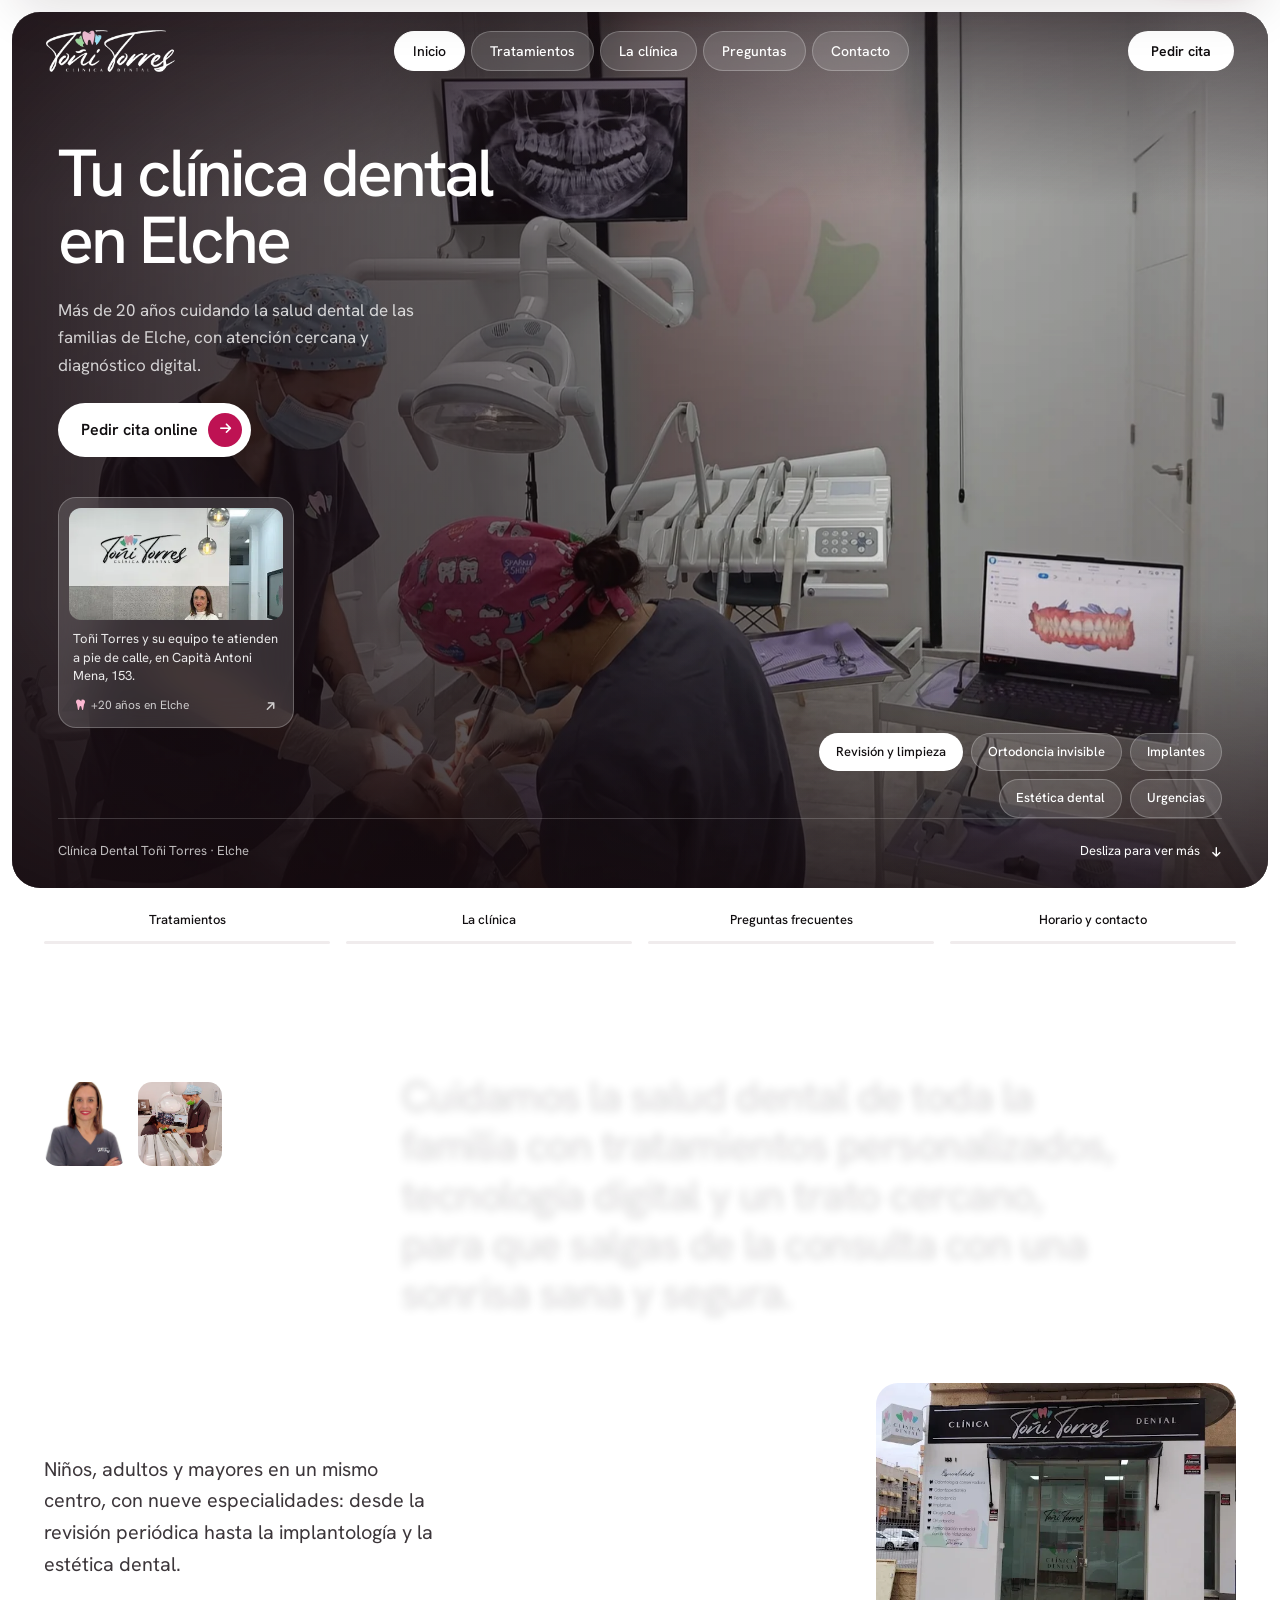
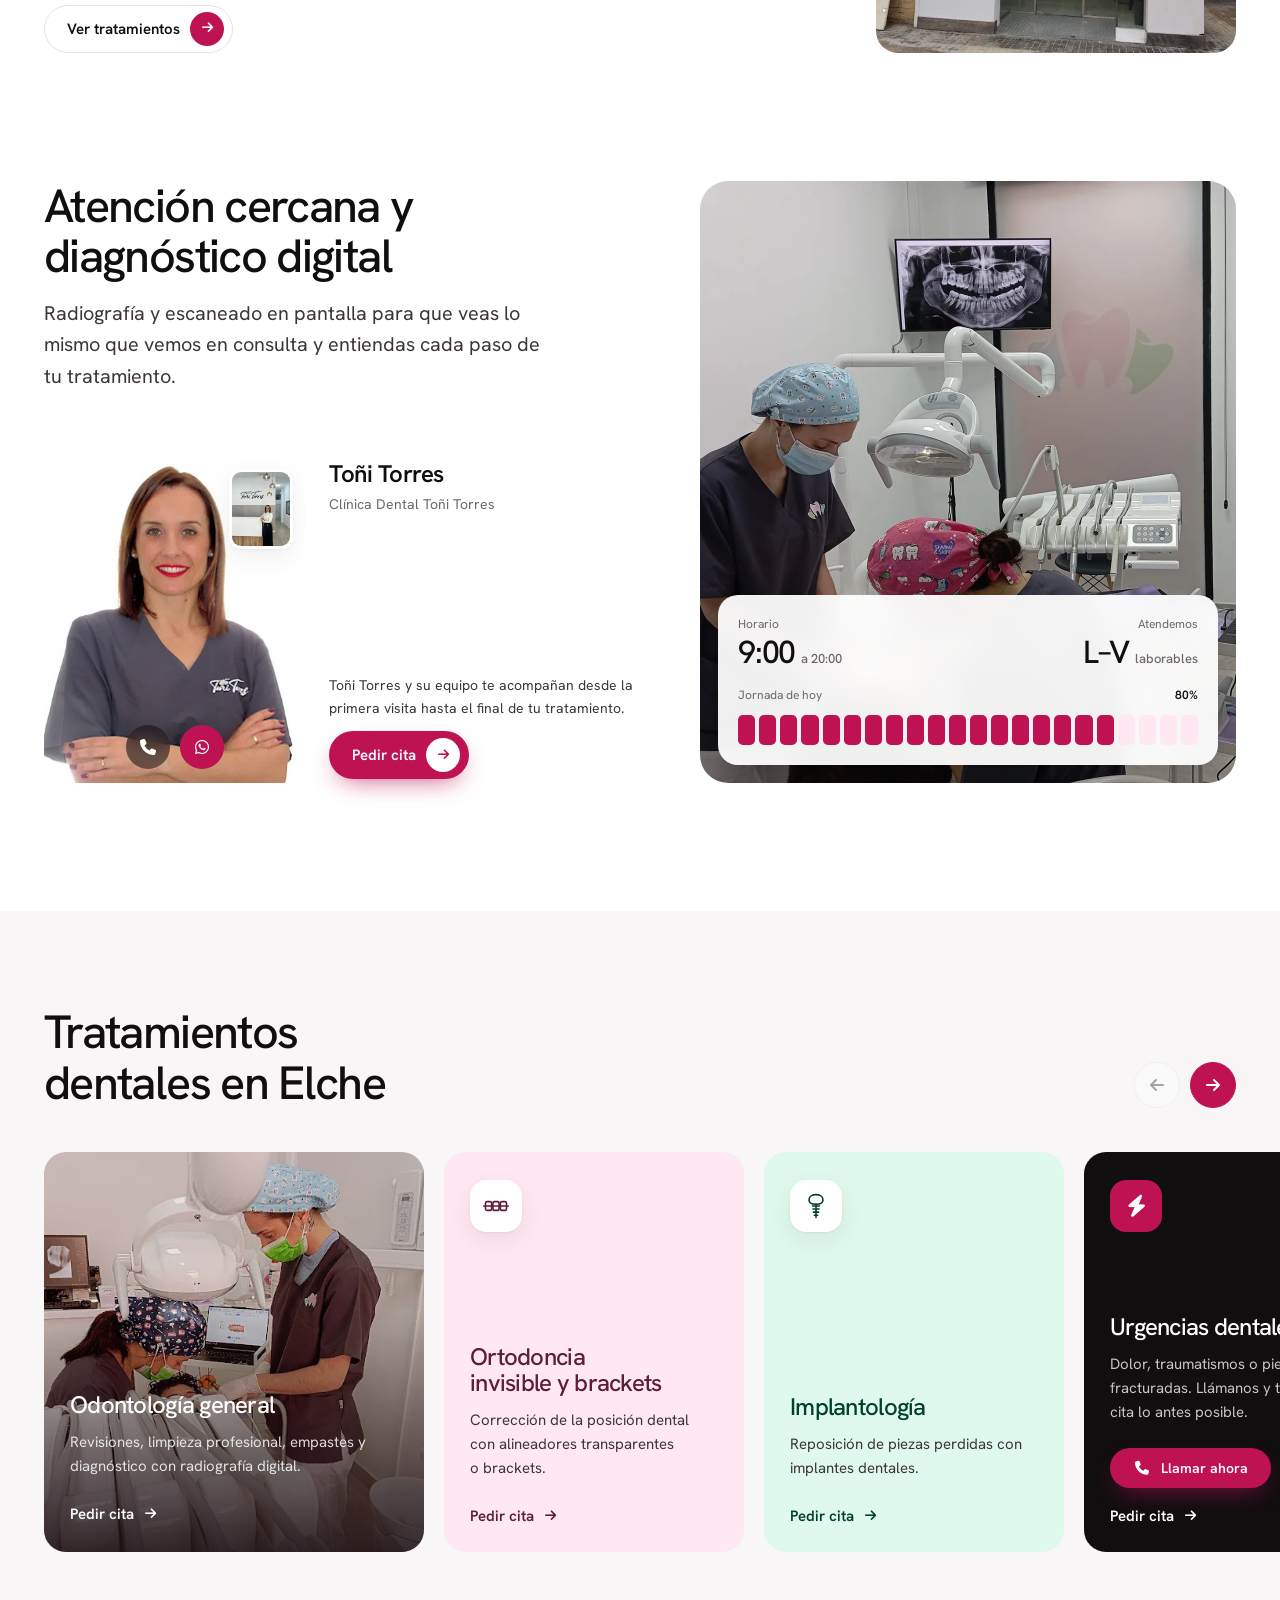
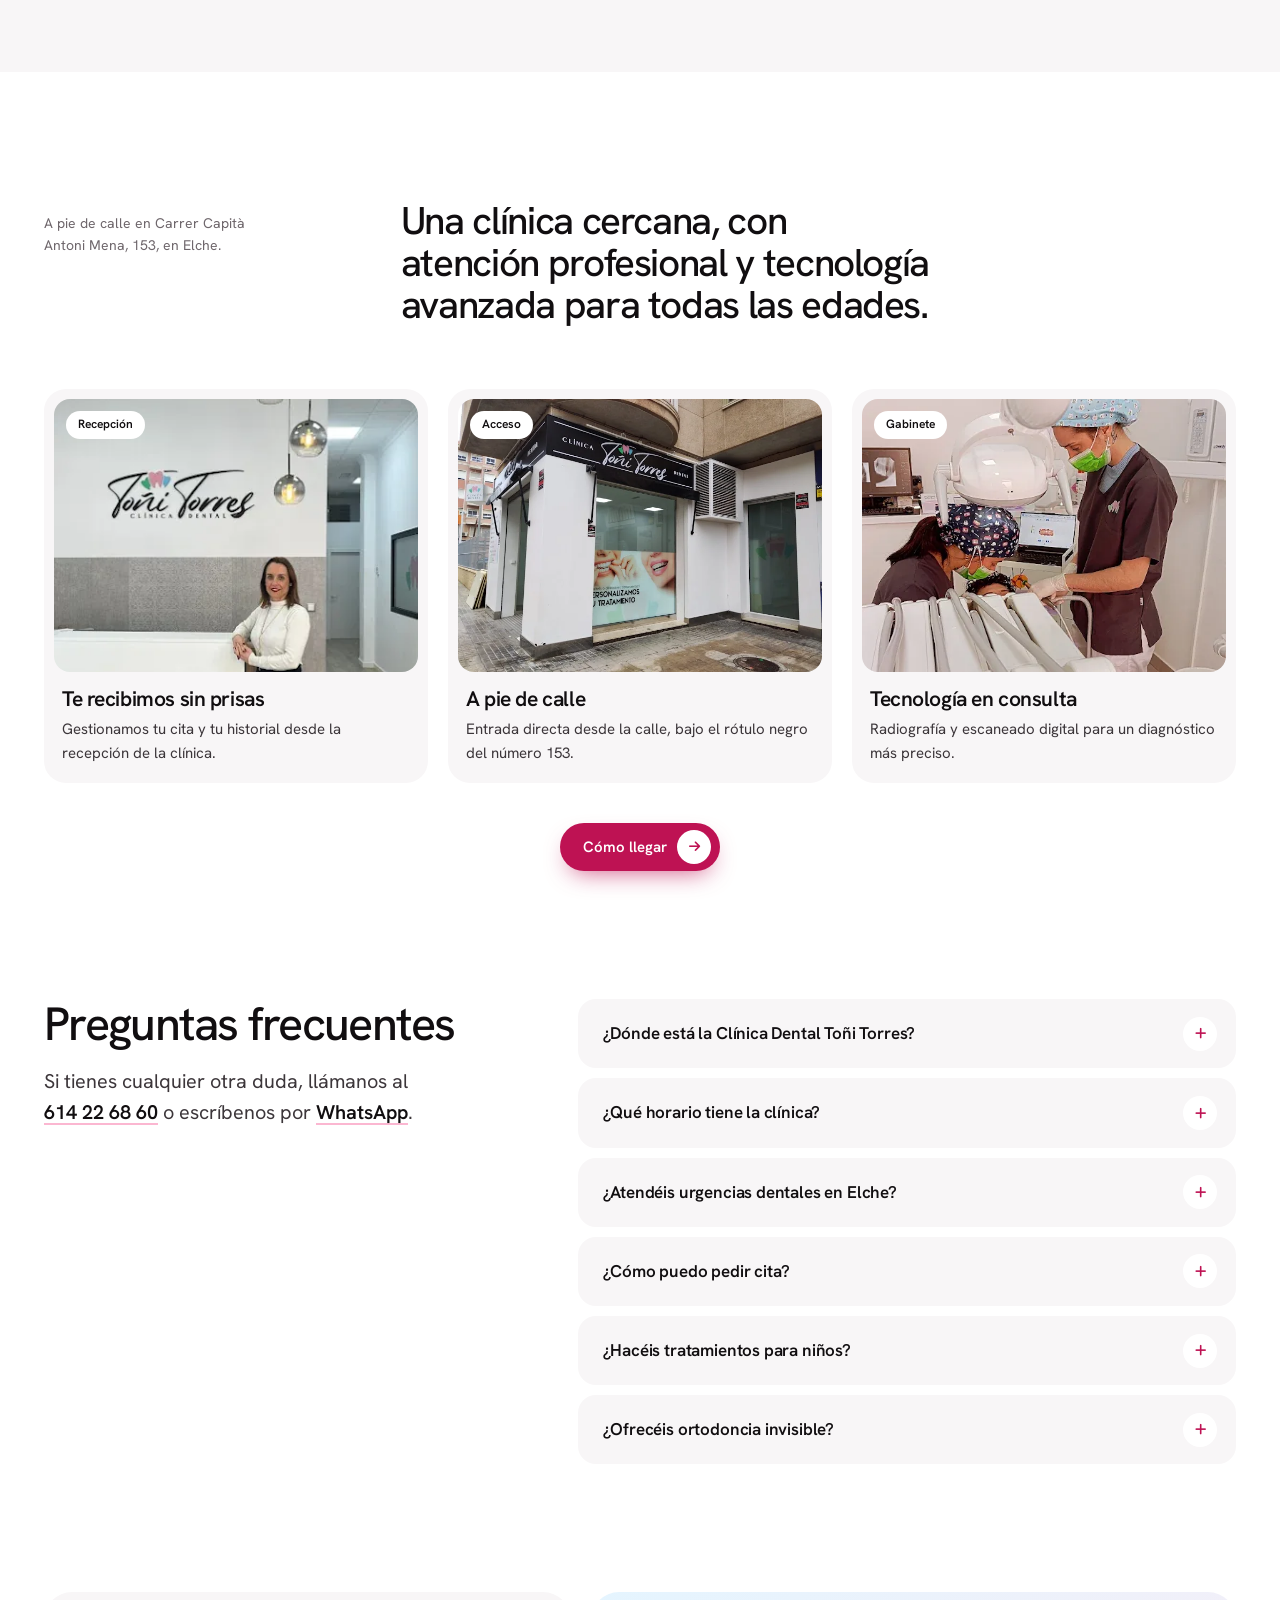
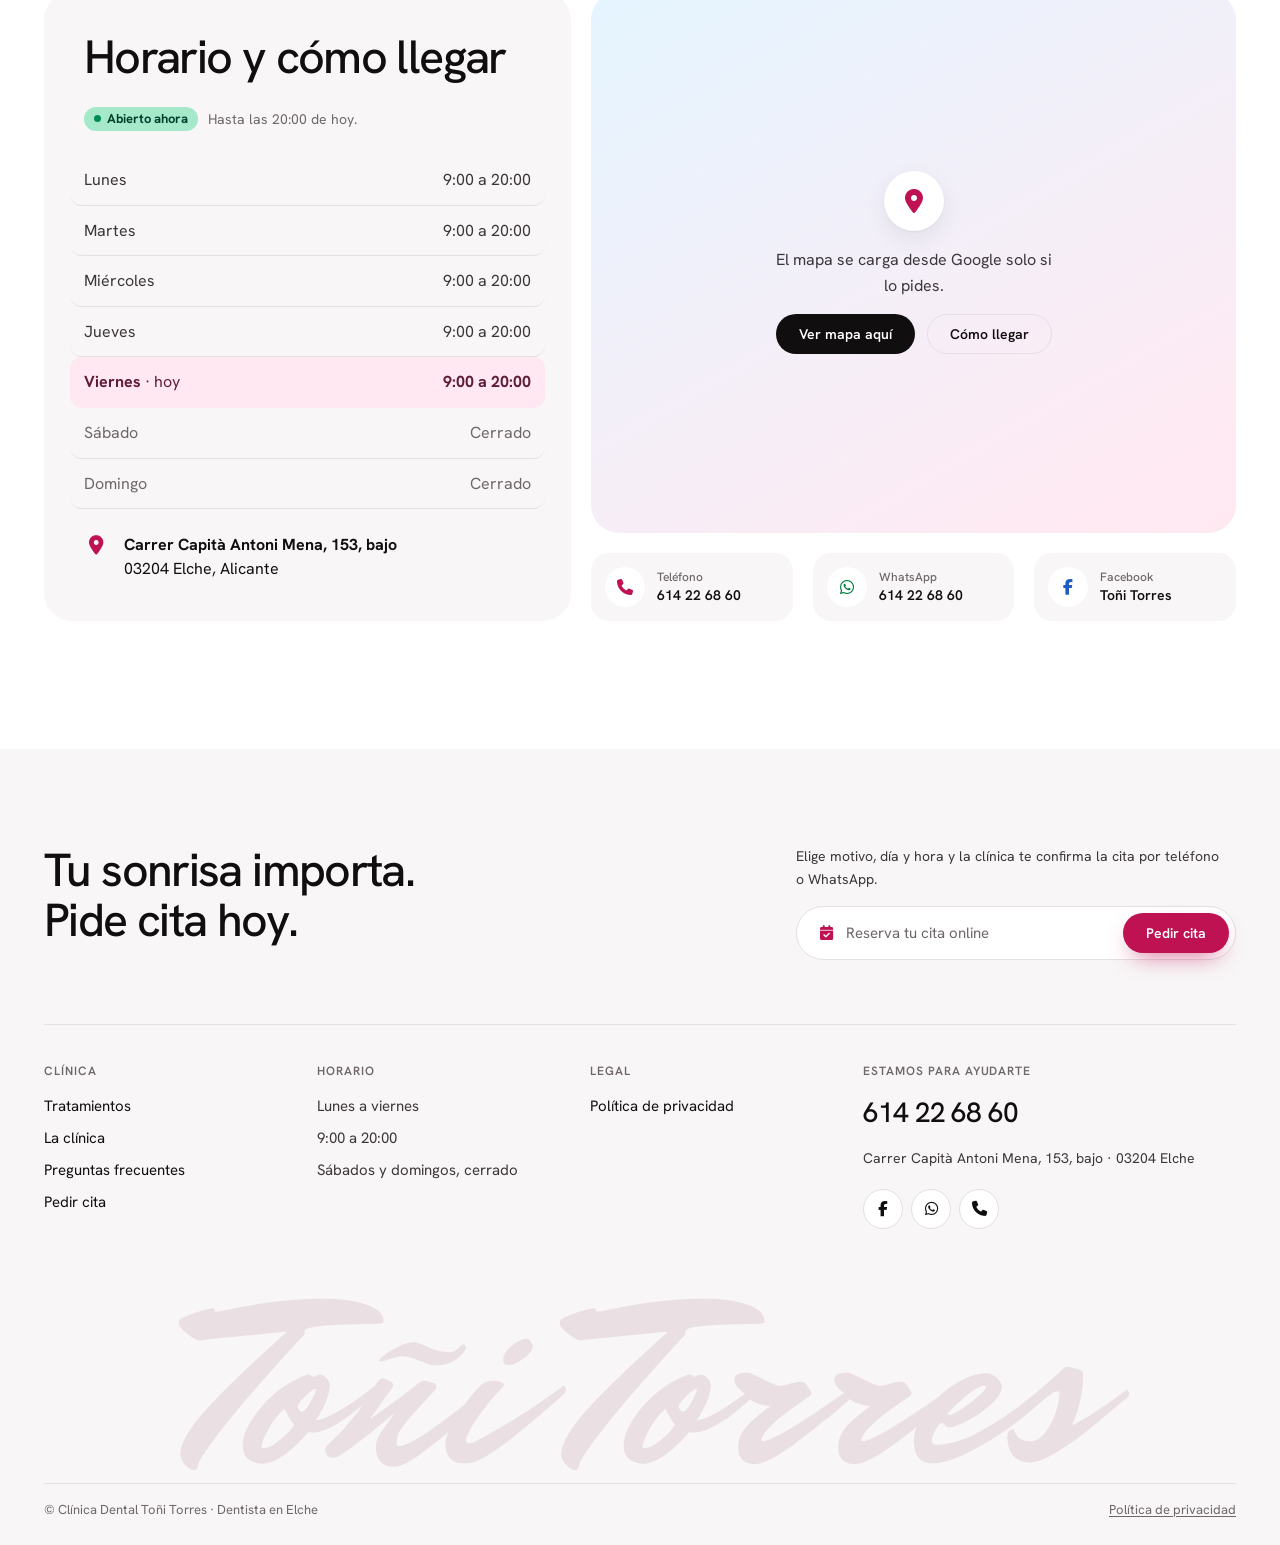
<file: index.html>
<!doctype html>
<html lang="es-ES">
<head>
<meta charset="utf-8">
<meta name="viewport" content="width=device-width, initial-scale=1">
<title>Dentista en Elche | Clínica Dental Toñi Torres</title>
<meta name="description" content="Clínica dental en Elche con más de 20 años de experiencia: odontología general, ortodoncia invisible, implantes, estética dental y urgencias. Pide cita online.">
<meta name="robots" content="index, follow, max-image-preview:large, max-snippet:-1, max-video-preview:-1">
<link rel="canonical" href="https://practicas-hugosanz.github.io/clinica-dental-toni-torres/">
<meta name="theme-color" content="#151315">
<meta name="author" content="Clínica Dental Toñi Torres">
<meta name="geo.region" content="ES-A">
<meta name="geo.placename" content="Elche">
<meta name="geo.position" content="38.2570897;-0.708478">
<meta name="ICBM" content="38.2570897, -0.708478">

<meta property="og:type" content="website">
<meta property="og:locale" content="es_ES">
<meta property="og:site_name" content="Clínica Dental Toñi Torres">
<meta property="og:title" content="Dentista en Elche | Clínica Dental Toñi Torres">
<meta property="og:description" content="Más de 20 años cuidando la salud dental de las familias de Elche. Odontología general, ortodoncia, implantes, estética y urgencias.">
<meta property="og:url" content="https://practicas-hugosanz.github.io/clinica-dental-toni-torres/">
<meta property="og:image" content="https://practicas-hugosanz.github.io/clinica-dental-toni-torres/assets/img/og-clinica-dental-elche.jpg">
<meta property="og:image:width" content="1200">
<meta property="og:image:height" content="630">
<meta property="og:image:alt" content="Gabinete de la Clínica Dental Toñi Torres en Elche durante una revisión">
<meta name="twitter:card" content="summary_large_image">
<meta name="twitter:title" content="Dentista en Elche | Clínica Dental Toñi Torres">
<meta name="twitter:description" content="Odontología general, ortodoncia, implantes, estética dental y urgencias en Elche. Pide cita online.">
<meta name="twitter:image" content="https://practicas-hugosanz.github.io/clinica-dental-toni-torres/assets/img/og-clinica-dental-elche.jpg">

<link rel="icon" href="assets/img/favicon.png" type="image/png">
<link rel="apple-touch-icon" href="assets/img/favicon.png">
<link rel="preload" href="assets/fonts/hanken-latin.woff2" as="font" type="font/woff2" crossorigin>
<link rel="preload" href="assets/fonts/mrdafoe-latin.woff2" as="font" type="font/woff2" crossorigin>
<link rel="preload" href="assets/img/equipo-consulta.webp" as="image" type="image/webp" fetchpriority="high">
<link rel="stylesheet" href="assets/css/style.css">
<script>if ('IntersectionObserver' in window) document.documentElement.classList.add('js');</script>
<script type="application/ld+json">
{
  "@context": "https://schema.org",
  "@graph": [
    {
      "@type": "WebSite",
      "@id": "https://practicas-hugosanz.github.io/clinica-dental-toni-torres/#website",
      "url": "https://practicas-hugosanz.github.io/clinica-dental-toni-torres/",
      "name": "Clínica Dental Toñi Torres",
      "inLanguage": "es-ES",
      "publisher": { "@id": "https://practicas-hugosanz.github.io/clinica-dental-toni-torres/#clinica" }
    },
    {
      "@type": "Dentist",
      "@id": "https://practicas-hugosanz.github.io/clinica-dental-toni-torres/#clinica",
      "name": "Clínica Dental Toñi Torres",
      "url": "https://practicas-hugosanz.github.io/clinica-dental-toni-torres/",
      "logo": "https://practicas-hugosanz.github.io/clinica-dental-toni-torres/assets/img/logo.png",
      "image": [
        "https://practicas-hugosanz.github.io/clinica-dental-toni-torres/assets/img/og-clinica-dental-elche.jpg",
        "https://practicas-hugosanz.github.io/clinica-dental-toni-torres/assets/img/fachada.webp",
        "https://practicas-hugosanz.github.io/clinica-dental-toni-torres/assets/img/recepcion-toni.webp"
      ],
      "description": "Clínica dental en Elche con más de 20 años de experiencia en odontología general, odontopediatría, ortodoncia, periodoncia, cirugía oral, implantología, estética dental y armonización orofacial.",
      "telephone": "+34614226860",
      "address": { "@type": "PostalAddress", "streetAddress": "Carrer Capità Antoni Mena, 153, bajo", "postalCode": "03204", "addressLocality": "Elche", "addressRegion": "Alicante", "addressCountry": "ES" },
      "geo": { "@type": "GeoCoordinates", "latitude": 38.2570897, "longitude": -0.708478 },
      "hasMap": "https://www.google.com/maps/search/?api=1&query=38.2570897,-0.708478",
      "areaServed": { "@type": "City", "name": "Elche" },
      "openingHoursSpecification": [{ "@type": "OpeningHoursSpecification", "dayOfWeek": ["Monday", "Tuesday", "Wednesday", "Thursday", "Friday"], "opens": "09:00", "closes": "20:00" }],
      "sameAs": ["https://www.facebook.com/people/clinica-dental-to%c3%b1i-torres/61556763503545/"],
      "potentialAction": { "@type": "ReserveAction", "target": "https://practicas-hugosanz.github.io/clinica-dental-toni-torres/pedir-cita.html", "name": "Pedir cita online" },
      "hasOfferCatalog": {
        "@type": "OfferCatalog",
        "name": "Tratamientos dentales",
        "itemListElement": [
          { "@type": "Offer", "itemOffered": { "@type": "Service", "name": "Urgencias dentales" } },
          { "@type": "Offer", "itemOffered": { "@type": "Service", "name": "Odontología general" } },
          { "@type": "Offer", "itemOffered": { "@type": "Service", "name": "Odontopediatría" } },
          { "@type": "Offer", "itemOffered": { "@type": "Service", "name": "Ortodoncia invisible y brackets" } },
          { "@type": "Offer", "itemOffered": { "@type": "Service", "name": "Periodoncia" } },
          { "@type": "Offer", "itemOffered": { "@type": "Service", "name": "Cirugía oral" } },
          { "@type": "Offer", "itemOffered": { "@type": "Service", "name": "Implantología" } },
          { "@type": "Offer", "itemOffered": { "@type": "Service", "name": "Estética dental" } },
          { "@type": "Offer", "itemOffered": { "@type": "Service", "name": "Armonización orofacial" } }
        ]
      }
    },
    {
      "@type": "WebPage",
      "@id": "https://practicas-hugosanz.github.io/clinica-dental-toni-torres/#webpage",
      "url": "https://practicas-hugosanz.github.io/clinica-dental-toni-torres/",
      "name": "Dentista en Elche | Clínica Dental Toñi Torres",
      "isPartOf": { "@id": "https://practicas-hugosanz.github.io/clinica-dental-toni-torres/#website" },
      "about": { "@id": "https://practicas-hugosanz.github.io/clinica-dental-toni-torres/#clinica" },
      "primaryImageOfPage": { "@type": "ImageObject", "url": "https://practicas-hugosanz.github.io/clinica-dental-toni-torres/assets/img/og-clinica-dental-elche.jpg", "width": 1200, "height": 630 },
      "inLanguage": "es-ES"
    },
    {
      "@type": "FAQPage",
      "@id": "https://practicas-hugosanz.github.io/clinica-dental-toni-torres/#faq",
      "mainEntity": [
        { "@type": "Question", "name": "¿Dónde está la Clínica Dental Toñi Torres?", "acceptedAnswer": { "@type": "Answer", "text": "En Carrer Capità Antoni Mena, 153, bajo, 03204 Elche (Alicante). La clínica está a pie de calle." } },
        { "@type": "Question", "name": "¿Qué horario tiene la clínica?", "acceptedAnswer": { "@type": "Answer", "text": "De lunes a viernes, de 9:00 a 20:00. Sábados, domingos y festivos nacionales permanece cerrada." } },
        { "@type": "Question", "name": "¿Atendéis urgencias dentales en Elche?", "acceptedAnswer": { "@type": "Answer", "text": "Sí. Si tienes dolor, has sufrido un golpe o se te ha roto una pieza, llama al 614 22 68 60 y te daremos cita lo antes posible." } },
        { "@type": "Question", "name": "¿Cómo puedo pedir cita?", "acceptedAnswer": { "@type": "Answer", "text": "Puedes pedir cita online eligiendo motivo, día y hora, o llamar o escribir por WhatsApp al 614 22 68 60. La clínica te confirma la cita por teléfono o WhatsApp." } },
        { "@type": "Question", "name": "¿Hacéis tratamientos para niños?", "acceptedAnswer": { "@type": "Answer", "text": "Sí. Contamos con odontopediatría para niños y adolescentes, además de tratamientos para adultos y personas mayores." } },
        { "@type": "Question", "name": "¿Ofrecéis ortodoncia invisible?", "acceptedAnswer": { "@type": "Answer", "text": "Sí. Trabajamos con alineadores transparentes y también con brackets, según lo que mejor se adapte a cada caso." } }
      ]
    }
  ]
}
</script>
</head>
<body>

<svg width="0" height="0" style="position:absolute" aria-hidden="true" focusable="false">
  <defs>
    <symbol id="tooth" viewBox="0 0 100 100"><path d="M50 20C41 10 20 8 15 27c-4 16 4 27 8 44 3 14 6 23 12 23 9 0 6-25 15-25s6 25 15 25c6 0 9-9 12-23 4-17 12-28 8-44C80 8 59 10 50 20z"/></symbol>
    <symbol id="i-tooth" viewBox="0 0 32 32"><path d="M16 7.5c-2.6-2.6-8.6-3-9.8 2.6-.9 4.6 1.4 7.4 2.4 12.4.8 3.6 1.7 5.5 3 5.5 2.1 0 1.6-6.4 4.4-6.4s2.3 6.4 4.4 6.4c1.3 0 2.2-1.9 3-5.5 1-5 3.3-7.8 2.4-12.4C24.6 4.5 18.6 4.9 16 7.5z"/></symbol>
    <symbol id="i-general" viewBox="0 0 32 32"><use href="#i-tooth"/><path d="M25 3v4M23 5h4"/></symbol>
    <symbol id="i-kids" viewBox="0 0 32 32"><path d="M11 10c-1.7-1.7-5.6-2-6.4 1.7-.6 3 .9 4.8 1.6 8.1.5 2.3 1.1 3.6 2 3.6 1.4 0 1-4.2 2.8-4.2s1.4 4.2 2.8 4.2c.9 0 1.4-1.3 2-3.6.7-3.3 2.2-5.1 1.6-8.1C16.6 8 12.7 8.3 11 10z"/><path d="M23 15.5c-1.2-1.2-3.9-1.4-4.5 1.2-.4 2.1.6 3.4 1.1 5.7.4 1.6.8 2.5 1.4 2.5 1 0 .7-2.9 2-2.9s1 2.9 2 2.9c.6 0 1-.9 1.4-2.5.5-2.3 1.5-3.6 1.1-5.7-.6-2.6-3.3-2.4-4.5-1.2z"/></symbol>
    <symbol id="i-orto" viewBox="0 0 32 32"><rect x="4" y="11" width="7" height="10" rx="2"/><rect x="12.5" y="11" width="7" height="10" rx="2"/><rect x="21" y="11" width="7" height="10" rx="2"/><path d="M2 16h28"/></symbol>
    <symbol id="i-perio" viewBox="0 0 32 32"><use href="#i-tooth"/><path d="M3 19c3-2 5-2 7 0s4 2 6 0 4-2 6 0 4 2 7 0"/></symbol>
    <symbol id="i-cir" viewBox="0 0 32 32"><use href="#i-tooth"/><path d="M16 2v4M12.5 3.5 16 0.5l3.5 3"/></symbol>
    <symbol id="i-impl" viewBox="0 0 32 32"><path d="M8 9c0-4 4-6 8-6s8 2 8 6-3 5-8 5-8-1-8-5z"/><path d="M12 16h8M12.5 19.5h7M13 23h6M14 26.5h4M16 14v15"/></symbol>
    <symbol id="i-est" viewBox="0 0 32 32"><path d="M14 4c.8 5.2 2.8 7.2 8 8-5.2.8-7.2 2.8-8 8-.8-5.2-2.8-7.2-8-8 5.2-.8 7.2-2.8 8-8zM24 19c.4 2.6 1.4 3.6 4 4-2.6.4-3.6 1.4-4 4-.4-2.6-1.4-3.6-4-4 2.6-.4 3.6-1.4 4-4z"/></symbol>
    <symbol id="i-arm" viewBox="0 0 32 32"><path d="M16 3.5c-4 5.8-8 10-8 15a8 8 0 0 0 16 0c0-5-4-9.2-8-15z"/><path d="M12.5 19.5a3.5 3.5 0 0 0 3.5 3.5"/></symbol>
  </defs>
</svg>

<a class="skip-link" href="#contenido">Saltar al contenido</a>

<!-- Cabecera dentro del hero (se ve al cargar) -->
<header class="hero-nav" aria-label="Cabecera">
  <a class="hero-nav__brand" href="./" aria-label="Clínica Dental Toñi Torres, inicio"><img src="assets/img/logo-blanco.png" alt="Clínica Dental Toñi Torres" width="141" height="46"></a>
  <nav class="pills" aria-label="Principal">
    <a href="./" aria-current="page">Inicio</a>
    <a href="#tratamientos">Tratamientos</a>
    <a href="#clinica">La clínica</a>
    <a href="#preguntas">Preguntas</a>
    <a href="#horario">Contacto</a>
  </nav>
  <div class="hero-nav__actions">
    <a class="btn btn--white btn--sm" href="pedir-cita.html">Pedir cita</a>
    <button class="menu-btn menu-btn--glass" type="button" data-menu-open aria-controls="menu" aria-expanded="false" aria-label="Abrir menú"><span class="burger" aria-hidden="true"></span></button>
  </div>
</header>

<!-- Cabecera compacta que aparece al bajar -->
<div class="mini-header" id="mini-header">
  <a class="mini-header__brand" href="./" aria-label="Clínica Dental Toñi Torres, inicio"><img src="assets/img/logo.png" alt="Clínica Dental Toñi Torres" width="122" height="40"></a>
  <nav class="mini-header__nav" aria-label="Secundaria">
    <a href="#tratamientos">Tratamientos</a>
    <a href="#clinica">La clínica</a>
    <a href="#preguntas">Preguntas</a>
    <a href="#horario">Contacto</a>
  </nav>
  <a class="mini-header__phone" href="tel:+34614226860"><i class="fa-solid fa-phone" aria-hidden="true"></i>614 22 68 60</a>
  <a class="btn btn--accent btn--sm" href="pedir-cita.html">Pedir cita</a>
  <button class="menu-btn" type="button" data-menu-open aria-controls="menu" aria-expanded="false" aria-label="Abrir menú"><span class="burger" aria-hidden="true"></span></button>
</div>

<!-- Menú a pantalla completa (móvil) -->
<div class="menu" id="menu" hidden>
  <div class="menu__top">
    <img src="assets/img/logo.png" alt="" width="122" height="40">
    <button class="menu-btn" type="button" data-menu-close aria-label="Cerrar menú"><i class="fa-solid fa-plus menu__x" aria-hidden="true"></i></button>
  </div>
  <nav class="menu__links" aria-label="Menú">
    <a href="#tratamientos">Tratamientos</a>
    <a href="#clinica">La clínica</a>
    <a href="#preguntas">Preguntas frecuentes</a>
    <a href="#horario">Horario y contacto</a>
  </nav>
  <div class="menu__foot">
    <a class="btn btn--accent btn--lg" href="pedir-cita.html">Pedir cita online <span class="btn__dot"><i class="fa-solid fa-arrow-right" aria-hidden="true"></i></span></a>
    <a class="btn btn--line btn--lg" href="tel:+34614226860"><i class="fa-solid fa-phone" aria-hidden="true"></i>614 22 68 60</a>
  </div>
</div>

<main id="contenido">

  <!-- HERO -->
  <section class="hero" aria-labelledby="t-hero">
    <div class="hero__frame">
      <img class="hero__bg" src="assets/img/equipo-consulta.webp" alt="La doctora y su auxiliar atendiendo a un paciente en el gabinete de la Clínica Dental Toñi Torres" width="1600" height="1204" fetchpriority="high">
      <div class="hero__shade" aria-hidden="true"></div>

      <div class="hero__content">
        <h1 id="t-hero"><span class="reveal-line">Tu clínica dental</span><span class="reveal-line hero__indent">en Elche</span></h1>
        <p class="hero__lead">Más de 20 años cuidando la salud dental de las familias de Elche, con atención cercana y diagnóstico digital.</p>
        <a class="btn btn--white btn--lg" href="pedir-cita.html">Pedir cita online <span class="btn__dot"><i class="fa-solid fa-arrow-right" aria-hidden="true"></i></span></a>

        <a class="glass-card" href="#clinica">
          <img src="assets/img/recepcion-toni.webp" alt="" width="382" height="510">
          <span class="glass-card__text">Toñi Torres y su equipo te atienden a pie de calle, en Capità Antoni Mena, 153.</span>
          <span class="glass-card__foot"><span><i class="fa-solid fa-tooth" aria-hidden="true"></i> +20 años en Elche</span><i class="fa-solid fa-arrow-right glass-card__go" aria-hidden="true"></i></span>
        </a>
      </div>

      <ul class="hero__chips" aria-label="Tratamientos más solicitados">
        <li><a class="chip-link is-on" href="pedir-cita.html?motivo=Revisi%C3%B3n%20o%20limpieza">Revisión y limpieza</a></li>
        <li><a class="chip-link" href="pedir-cita.html?motivo=Ortodoncia">Ortodoncia invisible</a></li>
        <li><a class="chip-link" href="pedir-cita.html?motivo=Implantes">Implantes</a></li>
        <li><a class="chip-link" href="pedir-cita.html?motivo=Est%C3%A9tica%20dental">Estética dental</a></li>
        <li><a class="chip-link" href="pedir-cita.html?motivo=Urgencia">Urgencias</a></li>
      </ul>

      <div class="hero__bar">
        <span>Clínica Dental Toñi Torres · Elche</span>
        <a href="#sobre">Desliza para ver más <i class="fa-solid fa-arrow-right hero__down" aria-hidden="true"></i></a>
      </div>
    </div>

    <nav class="progress-nav" aria-label="Secciones">
      <a href="#tratamientos" data-progress="tratamientos"><span>Tratamientos</span><i></i></a>
      <a href="#clinica" data-progress="clinica"><span>La clínica</span><i></i></a>
      <a href="#preguntas" data-progress="preguntas"><span>Preguntas frecuentes</span><i></i></a>
      <a href="#horario" data-progress="horario"><span>Horario y contacto</span><i></i></a>
    </nav>
  </section>

  <!-- SOBRE NOSOTRAS -->
  <section class="section about" id="sobre" aria-labelledby="t-sobre">
    <div class="container">
      <h2 class="visually-hidden" id="t-sobre">Sobre la clínica</h2>
      <div class="about__grid">
        <div class="about__faces" data-reveal>
          <img src="assets/img/toni.webp" alt="Toñi Torres con el uniforme de la clínica" width="382" height="510" loading="lazy" decoding="async">
          <img src="assets/img/trabajando.webp" alt="El equipo de la clínica durante una revisión" width="510" height="510" loading="lazy" decoding="async">
        </div>
        <p class="statement" data-words>Cuidamos la salud dental de toda la familia con tratamientos personalizados, tecnología digital y un trato cercano, para que salgas de la consulta con una sonrisa sana y segura.</p>
      </div>

      <div class="about__row">
        <div class="about__text" data-reveal>
          <p>Niños, adultos y mayores en un mismo centro, con nueve especialidades: desde la revisión periódica hasta la implantología y la estética dental.</p>
          <a class="btn btn--line" href="#tratamientos">Ver tratamientos <span class="btn__dot"><i class="fa-solid fa-arrow-right" aria-hidden="true"></i></span></a>
        </div>
        <figure class="about__photo" data-reveal>
          <img src="assets/img/fachada.webp" alt="Fachada de la Clínica Dental Toñi Torres en el número 153 de Carrer Capità Antoni Mena, Elche" width="585" height="510" loading="lazy" decoding="async">
        </figure>
      </div>
    </div>
  </section>

  <!-- DIAGNÓSTICO / EQUIPO -->
  <section class="section feature" id="equipo" aria-labelledby="t-equipo">
    <div class="container feature__grid">
      <div class="feature__left">
        <div class="feature__head" data-reveal>
          <h2 id="t-equipo">Atención cercana y diagnóstico digital</h2>
          <p>Radiografía y escaneado en pantalla para que veas lo mismo que vemos en consulta y entiendas cada paso de tu tratamiento.</p>
        </div>

        <div class="person" data-reveal>
          <div class="person__photo">
            <img src="assets/img/toni.webp" alt="Toñi Torres" width="382" height="510" loading="lazy" decoding="async">
            <img class="person__thumb" src="assets/img/recepcion-toni.webp" alt="" width="382" height="510" loading="lazy" decoding="async">
            <div class="person__calls">
              <a href="tel:+34614226860" aria-label="Llamar a la clínica"><i class="fa-solid fa-phone" aria-hidden="true"></i></a>
              <a class="is-wa" href="https://wa.me/34614226860" rel="noopener" aria-label="Escribir por WhatsApp"><i class="fa-brands fa-whatsapp" aria-hidden="true"></i></a>
            </div>
          </div>
          <div class="person__info">
            <h3>Toñi Torres</h3>
            <p class="person__role">Clínica Dental Toñi Torres</p>
            <p>Toñi Torres y su equipo te acompañan desde la primera visita hasta el final de tu tratamiento.</p>
            <a class="btn btn--accent" href="pedir-cita.html">Pedir cita <span class="btn__dot btn__dot--light"><i class="fa-solid fa-arrow-right" aria-hidden="true"></i></span></a>
          </div>
        </div>
      </div>

      <div class="feature__media" data-reveal>
        <img src="assets/img/equipo-consulta.webp" alt="Gabinete de la clínica con la radiografía panorámica en el monitor" width="1600" height="1204" loading="lazy" decoding="async">
        <div class="stat-card">
          <div class="stat-card__row">
            <div><small>Horario</small><b>9:00<span>a 20:00</span></b></div>
            <div><small>Atendemos</small><b>L–V<span>laborables</span></b></div>
          </div>
          <div class="stat-card__today">
            <small id="today-label">Jornada de hoy</small><small id="today-pct"></small>
          </div>
          <div class="segments" id="today-bar" aria-hidden="true"></div>
        </div>
      </div>
    </div>
  </section>

  <!-- TRATAMIENTOS (carrusel) -->
  <section class="section treatments" id="tratamientos" aria-labelledby="t-tratamientos">
    <div class="container">
      <div class="treatments__head" data-reveal>
        <h2 id="t-tratamientos">Tratamientos dentales en Elche</h2>
        <div class="rail-nav">
          <button type="button" class="round-btn" data-rail="-1" aria-label="Tratamientos anteriores"><i class="fa-solid fa-arrow-right round-btn__prev" aria-hidden="true"></i></button>
          <button type="button" class="round-btn round-btn--on" data-rail="1" aria-label="Más tratamientos"><i class="fa-solid fa-arrow-right" aria-hidden="true"></i></button>
        </div>
      </div>
    </div>

    <ul class="rail" id="rail">
      <li class="tcard tcard--photo">
        <img src="assets/img/trabajando.webp" alt="Revisión dental con el escaneado de la boca en el portátil" width="510" height="510" loading="lazy" decoding="async">
        <div class="tcard__over">
          <h3>Odontología general</h3>
          <p>Revisiones, limpieza profesional, empastes y diagnóstico con radiografía digital.</p>
          <a class="tcard__link" href="pedir-cita.html?motivo=Revisi%C3%B3n%20o%20limpieza">Pedir cita <i class="fa-solid fa-arrow-right" aria-hidden="true"></i></a>
        </div>
      </li>
      <li class="tcard tcard--pink">
        <svg class="tcard__ico" aria-hidden="true"><use href="#i-orto"/></svg>
        <h3>Ortodoncia invisible y brackets</h3>
        <p>Corrección de la posición dental con alineadores transparentes o brackets.</p>
        <a class="tcard__link" href="pedir-cita.html?motivo=Ortodoncia">Pedir cita <i class="fa-solid fa-arrow-right" aria-hidden="true"></i></a>
      </li>
      <li class="tcard tcard--mint">
        <svg class="tcard__ico" aria-hidden="true"><use href="#i-impl"/></svg>
        <h3>Implantología</h3>
        <p>Reposición de piezas perdidas con implantes dentales.</p>
        <a class="tcard__link" href="pedir-cita.html?motivo=Implantes">Pedir cita <i class="fa-solid fa-arrow-right" aria-hidden="true"></i></a>
      </li>
      <li class="tcard tcard--dark">
        <span class="tcard__ico tcard__ico--fa"><i class="fa-solid fa-bolt" aria-hidden="true"></i></span>
        <h3>Urgencias dentales</h3>
        <p>Dolor, traumatismos o piezas fracturadas. Llámanos y te daremos cita lo antes posible.</p>
        <div class="tcard__actions">
          <a class="btn btn--accent btn--sm" href="tel:+34614226860"><i class="fa-solid fa-phone" aria-hidden="true"></i>Llamar ahora</a>
          <a class="tcard__link" href="pedir-cita.html?motivo=Urgencia">Pedir cita <i class="fa-solid fa-arrow-right" aria-hidden="true"></i></a>
        </div>
      </li>
      <li class="tcard tcard--sky">
        <svg class="tcard__ico" aria-hidden="true"><use href="#i-est"/></svg>
        <h3>Estética dental</h3>
        <p>Blanqueamiento, carillas y coronas para mejorar el color y la forma de los dientes.</p>
        <a class="tcard__link" href="pedir-cita.html?motivo=Est%C3%A9tica%20dental">Pedir cita <i class="fa-solid fa-arrow-right" aria-hidden="true"></i></a>
      </li>
      <li class="tcard tcard--white">
        <svg class="tcard__ico" aria-hidden="true"><use href="#i-kids"/></svg>
        <h3>Odontopediatría</h3>
        <p>Atención dental para niños y adolescentes: revisiones, prevención y tratamiento de caries.</p>
        <a class="tcard__link" href="pedir-cita.html?motivo=Ni%C3%B1os">Pedir cita <i class="fa-solid fa-arrow-right" aria-hidden="true"></i></a>
      </li>
      <li class="tcard tcard--pink">
        <svg class="tcard__ico" aria-hidden="true"><use href="#i-perio"/></svg>
        <h3>Periodoncia</h3>
        <p>Diagnóstico y tratamiento de las encías: gingivitis, periodontitis y mantenimiento.</p>
        <a class="tcard__link" href="pedir-cita.html?motivo=Enc%C3%ADas">Pedir cita <i class="fa-solid fa-arrow-right" aria-hidden="true"></i></a>
      </li>
      <li class="tcard tcard--mint">
        <svg class="tcard__ico" aria-hidden="true"><use href="#i-cir"/></svg>
        <h3>Cirugía oral</h3>
        <p>Extracciones y pequeñas intervenciones de cirugía bucal.</p>
        <a class="tcard__link" href="pedir-cita.html?motivo=Cirug%C3%ADa%20oral">Pedir cita <i class="fa-solid fa-arrow-right" aria-hidden="true"></i></a>
      </li>
      <li class="tcard tcard--sky">
        <svg class="tcard__ico" aria-hidden="true"><use href="#i-arm"/></svg>
        <h3>Armonización orofacial</h3>
        <p>Tratamientos faciales con ácido hialurónico.</p>
        <a class="tcard__link" href="pedir-cita.html?motivo=Armonizaci%C3%B3n%20orofacial">Pedir cita <i class="fa-solid fa-arrow-right" aria-hidden="true"></i></a>
      </li>
    </ul>
  </section>

  <!-- LA CLÍNICA -->
  <section class="section clinic" id="clinica" aria-labelledby="t-clinica">
    <div class="container">
      <div class="split-head" data-reveal>
        <p class="split-head__aside">A pie de calle en Carrer Capità Antoni Mena, 153, en Elche.</p>
        <h2 id="t-clinica">Una clínica cercana, con atención profesional y tecnología avanzada para todas las edades.</h2>
      </div>
      <ul class="photo-cards">
        <li data-reveal>
          <figure>
            <div class="photo-cards__img"><img src="assets/img/recepcion-toni.webp" alt="Toñi Torres en la recepción de la clínica dental, junto al logotipo" width="382" height="510" loading="lazy" decoding="async"><span class="tag-pill">Recepción</span></div>
            <figcaption><h3>Te recibimos sin prisas</h3><p>Gestionamos tu cita y tu historial desde la recepción de la clínica.</p></figcaption>
          </figure>
        </li>
        <li data-reveal>
          <figure>
            <div class="photo-cards__img"><img src="assets/img/fachada-2.webp" alt="Exterior de la clínica dental en Elche, con el rótulo negro y el escaparate" width="680" height="510" loading="lazy" decoding="async"><span class="tag-pill">Acceso</span></div>
            <figcaption><h3>A pie de calle</h3><p>Entrada directa desde la calle, bajo el rótulo negro del número 153.</p></figcaption>
          </figure>
        </li>
        <li data-reveal>
          <figure>
            <div class="photo-cards__img"><img src="assets/img/trabajando.webp" alt="Revisión en el sillón con el portátil mostrando el escaneado dental" width="510" height="510" loading="lazy" decoding="async"><span class="tag-pill">Gabinete</span></div>
            <figcaption><h3>Tecnología en consulta</h3><p>Radiografía y escaneado digital para un diagnóstico más preciso.</p></figcaption>
          </figure>
        </li>
      </ul>
      <div class="center" data-reveal><a class="btn btn--accent" href="#horario">Cómo llegar <span class="btn__dot btn__dot--light"><i class="fa-solid fa-arrow-right" aria-hidden="true"></i></span></a></div>
    </div>
  </section>

  <!-- PREGUNTAS -->
  <section class="section faq-sec" id="preguntas" aria-labelledby="t-preguntas">
    <div class="container faq">
      <div class="faq__head" data-reveal>
        <h2 id="t-preguntas">Preguntas frecuentes</h2>
        <p>Si tienes cualquier otra duda, llámanos al <a class="link" href="tel:+34614226860">614 22 68 60</a> o escríbenos por <a class="link" href="https://wa.me/34614226860" rel="noopener">WhatsApp</a>.</p>
      </div>
      <div class="faq__list" data-reveal>
        <details>
          <summary>¿Dónde está la Clínica Dental Toñi Torres?</summary>
          <p>En Carrer Capità Antoni Mena, 153, bajo, 03204 Elche (Alicante). La clínica está a pie de calle.</p>
        </details>
        <details>
          <summary>¿Qué horario tiene la clínica?</summary>
          <p>De lunes a viernes, de 9:00 a 20:00. Sábados, domingos y festivos nacionales permanece cerrada.</p>
        </details>
        <details>
          <summary>¿Atendéis urgencias dentales en Elche?</summary>
          <p>Sí. Si tienes dolor, has sufrido un golpe o se te ha roto una pieza, llama al 614 22 68 60 y te daremos cita lo antes posible.</p>
        </details>
        <details>
          <summary>¿Cómo puedo pedir cita?</summary>
          <p>Puedes pedir cita online eligiendo motivo, día y hora, o llamar o escribir por WhatsApp al 614 22 68 60. La clínica te confirma la cita por teléfono o WhatsApp.</p>
        </details>
        <details>
          <summary>¿Hacéis tratamientos para niños?</summary>
          <p>Sí. Contamos con odontopediatría para niños y adolescentes, además de tratamientos para adultos y personas mayores.</p>
        </details>
        <details>
          <summary>¿Ofrecéis ortodoncia invisible?</summary>
          <p>Sí. Trabajamos con alineadores transparentes y también con brackets, según lo que mejor se adapte a cada caso.</p>
        </details>
      </div>
    </div>
  </section>

  <!-- HORARIO Y CONTACTO -->
  <section class="section contact-sec" id="horario" aria-labelledby="t-horario">
    <div class="container contact">
      <div class="hours" data-reveal>
        <h2 id="t-horario">Horario y cómo llegar</h2>
        <p class="open-now" data-open-now hidden></p>
        <ul class="timetable" id="timetable">
          <li data-dow="1"><span>Lunes</span><span>9:00 a 20:00</span></li>
          <li data-dow="2"><span>Martes</span><span>9:00 a 20:00</span></li>
          <li data-dow="3"><span>Miércoles</span><span>9:00 a 20:00</span></li>
          <li data-dow="4"><span>Jueves</span><span>9:00 a 20:00</span></li>
          <li data-dow="5"><span>Viernes</span><span>9:00 a 20:00</span></li>
          <li data-dow="6"><span>Sábado</span><span>Cerrado</span></li>
          <li data-dow="0"><span>Domingo</span><span>Cerrado</span></li>
        </ul>
        <address class="address">
          <i class="fa-solid fa-location-dot" aria-hidden="true"></i>
          <span><b>Carrer Capità Antoni Mena, 153, bajo</b><br>03204 Elche, Alicante</span>
        </address>
      </div>
      <div class="contact__col" data-reveal>
        <div class="map" id="map">
          <div class="map__ph">
            <span class="map__pin" aria-hidden="true"><i class="fa-solid fa-location-dot"></i></span>
            <p>El mapa se carga desde Google solo si lo pides.</p>
            <div class="map__actions">
              <button class="btn btn--dark btn--sm" type="button" id="load-map">Ver mapa aquí</button>
              <a class="btn btn--line btn--sm" href="https://www.google.com/maps/dir/?api=1&amp;destination=38.2570897,-0.708478" rel="noopener">Cómo llegar</a>
            </div>
          </div>
        </div>
        <div class="contact-lines">
          <a href="tel:+34614226860"><span class="ico-badge"><i class="fa-solid fa-phone" aria-hidden="true"></i></span><span><small>Teléfono</small>614 22 68 60</span></a>
          <a href="https://wa.me/34614226860" rel="noopener"><span class="ico-badge ico-badge--wa"><i class="fa-brands fa-whatsapp" aria-hidden="true"></i></span><span><small>WhatsApp</small>614 22 68 60</span></a>
          <a href="https://www.facebook.com/people/clinica-dental-to%c3%b1i-torres/61556763503545/" rel="noopener"><span class="ico-badge ico-badge--fb"><i class="fa-brands fa-facebook-f" aria-hidden="true"></i></span><span><small>Facebook</small>Toñi Torres</span></a>
        </div>
      </div>
    </div>
  </section>

</main>

<footer class="site-footer">
  <div class="container">
    <div class="footer__top">
      <h2>Tu sonrisa importa.<br>Pide cita hoy.</h2>
      <div class="footer__cta">
        <p>Elige motivo, día y hora y la clínica te confirma la cita por teléfono o WhatsApp.</p>
        <a class="pill-field" href="pedir-cita.html"><span><i class="fa-solid fa-calendar-check" aria-hidden="true"></i>Reserva tu cita online</span><span class="btn btn--accent btn--sm">Pedir cita</span></a>
      </div>
    </div>
    <div class="footer__grid">
      <nav aria-label="Clínica">
        <h3>Clínica</h3>
        <ul>
          <li><a href="#tratamientos">Tratamientos</a></li>
          <li><a href="#clinica">La clínica</a></li>
          <li><a href="#preguntas">Preguntas frecuentes</a></li>
          <li><a href="pedir-cita.html">Pedir cita</a></li>
        </ul>
      </nav>
      <div>
        <h3>Horario</h3>
        <ul>
          <li>Lunes a viernes</li>
          <li>9:00 a 20:00</li>
          <li>Sábados y domingos, cerrado</li>
        </ul>
      </div>
      <div>
        <h3>Legal</h3>
        <ul>
          <li><a href="privacidad.html">Política de privacidad</a></li>
        </ul>
      </div>
      <div class="footer__contact">
        <h3>Estamos para ayudarte</h3>
        <a class="footer__phone" href="tel:+34614226860">614 22 68 60</a>
        <p>Carrer Capità Antoni Mena, 153, bajo · 03204 Elche</p>
        <div class="social">
          <a href="https://www.facebook.com/people/clinica-dental-to%c3%b1i-torres/61556763503545/" rel="noopener" aria-label="Facebook de la Clínica Dental Toñi Torres"><i class="fa-brands fa-facebook-f" aria-hidden="true"></i></a>
          <a href="https://wa.me/34614226860" rel="noopener" aria-label="WhatsApp de la clínica"><i class="fa-brands fa-whatsapp" aria-hidden="true"></i></a>
          <a href="tel:+34614226860" aria-label="Llamar a la clínica"><i class="fa-solid fa-phone" aria-hidden="true"></i></a>
        </div>
      </div>
    </div>
    <p class="footer__mark" aria-hidden="true">Toñi Torres</p>
    <div class="footer__base">
      <span>© Clínica Dental Toñi Torres · Dentista en Elche</span>
      <a href="privacidad.html">Política de privacidad</a>
    </div>
  </div>
</footer>

<div class="callbar" aria-label="Contacto rápido">
  <a class="btn btn--line" href="tel:+34614226860"><i class="fa-solid fa-phone" aria-hidden="true"></i>Llamar</a>
  <a class="btn btn--accent" href="pedir-cita.html">Pedir cita</a>
</div>

<script src="assets/js/main.js" defer></script>
</body>
</html>
</file>
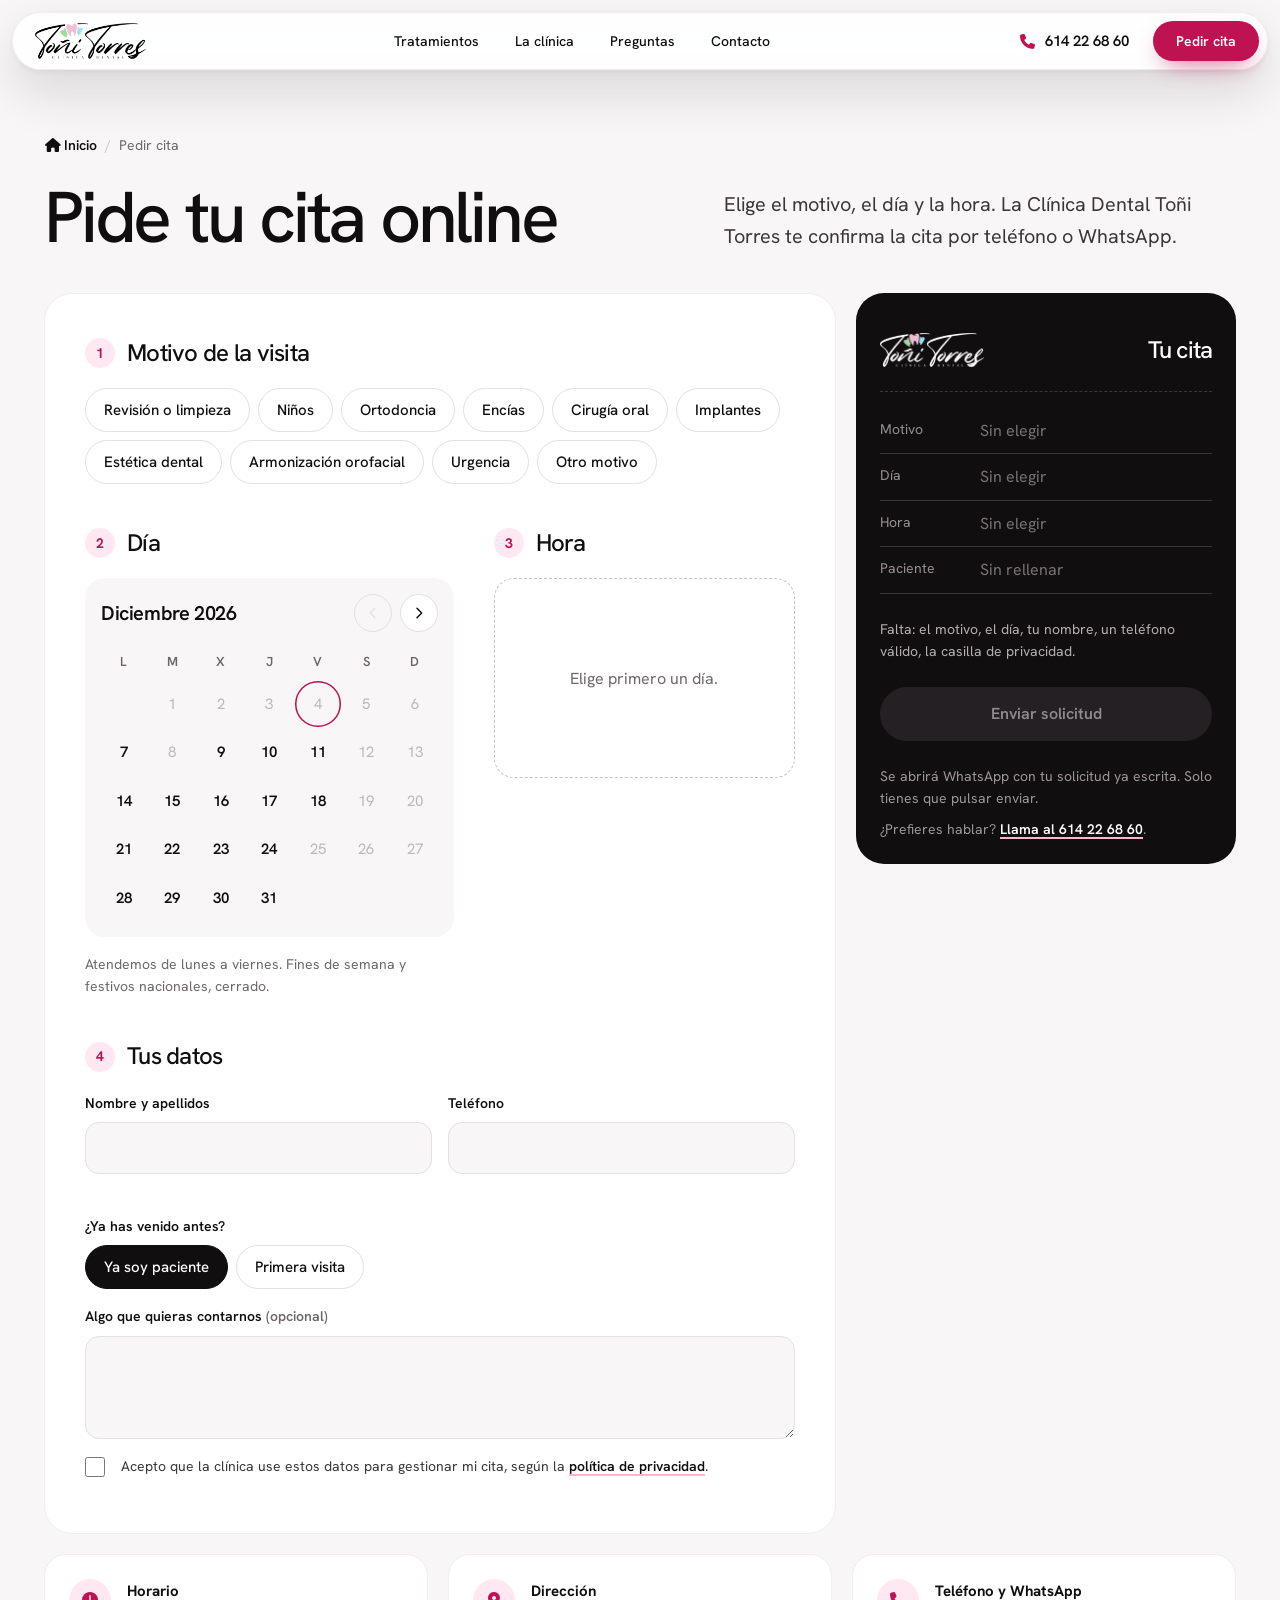
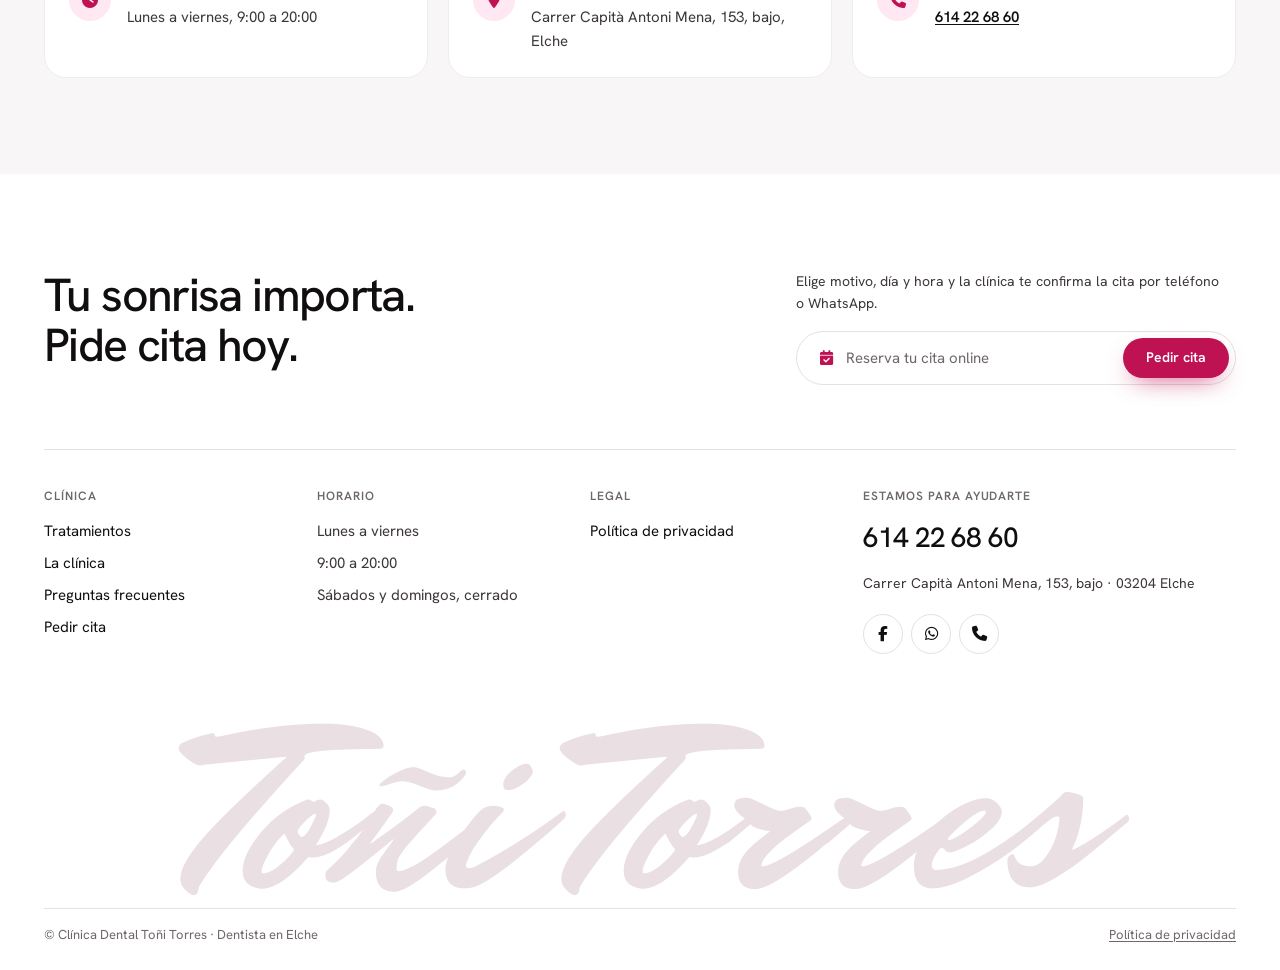
<file: pedir-cita.html>
<!doctype html>
<html lang="es-ES">
<head>
<meta charset="utf-8">
<meta name="viewport" content="width=device-width, initial-scale=1">
<title>Pedir cita dentista en Elche | Clínica Dental Toñi Torres</title>
<meta name="description" content="Pide cita online en la Clínica Dental Toñi Torres de Elche: elige motivo, día y hora y te confirmamos por teléfono o WhatsApp. Lunes a viernes de 9:00 a 20:00.">
<meta name="robots" content="index, follow, max-image-preview:large, max-snippet:-1">
<link rel="canonical" href="https://practicas-hugosanz.github.io/clinica-dental-toni-torres/pedir-cita.html">
<meta name="theme-color" content="#151315">

<meta property="og:type" content="website">
<meta property="og:locale" content="es_ES">
<meta property="og:site_name" content="Clínica Dental Toñi Torres">
<meta property="og:title" content="Pedir cita dentista en Elche | Clínica Dental Toñi Torres">
<meta property="og:description" content="Elige motivo, día y hora y te confirmamos la cita por teléfono o WhatsApp.">
<meta property="og:url" content="https://practicas-hugosanz.github.io/clinica-dental-toni-torres/pedir-cita.html">
<meta property="og:image" content="https://practicas-hugosanz.github.io/clinica-dental-toni-torres/assets/img/og-clinica-dental-elche.jpg">
<meta property="og:image:width" content="1200">
<meta property="og:image:height" content="630">
<meta property="og:image:alt" content="Gabinete de la Clínica Dental Toñi Torres en Elche durante una revisión">
<meta name="twitter:card" content="summary_large_image">
<meta name="twitter:title" content="Pedir cita dentista en Elche | Clínica Dental Toñi Torres">
<meta name="twitter:description" content="Elige motivo, día y hora y te confirmamos la cita por teléfono o WhatsApp.">
<meta name="twitter:image" content="https://practicas-hugosanz.github.io/clinica-dental-toni-torres/assets/img/og-clinica-dental-elche.jpg">

<link rel="icon" href="assets/img/favicon.png" type="image/png">
<link rel="apple-touch-icon" href="assets/img/favicon.png">
<link rel="preload" href="assets/fonts/hanken-latin.woff2" as="font" type="font/woff2" crossorigin>
<link rel="preload" href="assets/fonts/mrdafoe-latin.woff2" as="font" type="font/woff2" crossorigin>
<link rel="stylesheet" href="assets/css/style.css">
<script type="application/ld+json">
{
  "@context": "https://schema.org",
  "@graph": [
    {
      "@type": "WebPage",
      "@id": "https://practicas-hugosanz.github.io/clinica-dental-toni-torres/pedir-cita.html#webpage",
      "url": "https://practicas-hugosanz.github.io/clinica-dental-toni-torres/pedir-cita.html",
      "name": "Pedir cita dentista en Elche | Clínica Dental Toñi Torres",
      "description": "Reserva online de cita en la Clínica Dental Toñi Torres de Elche.",
      "isPartOf": { "@id": "https://practicas-hugosanz.github.io/clinica-dental-toni-torres/#website" },
      "about": { "@id": "https://practicas-hugosanz.github.io/clinica-dental-toni-torres/#clinica" },
      "breadcrumb": { "@id": "https://practicas-hugosanz.github.io/clinica-dental-toni-torres/pedir-cita.html#breadcrumb" },
      "potentialAction": { "@type": "ReserveAction", "target": "https://practicas-hugosanz.github.io/clinica-dental-toni-torres/pedir-cita.html", "name": "Pedir cita online" },
      "inLanguage": "es-ES"
    },
    {
      "@type": "BreadcrumbList",
      "@id": "https://practicas-hugosanz.github.io/clinica-dental-toni-torres/pedir-cita.html#breadcrumb",
      "itemListElement": [
        { "@type": "ListItem", "position": 1, "name": "Inicio", "item": "https://practicas-hugosanz.github.io/clinica-dental-toni-torres/" },
        { "@type": "ListItem", "position": 2, "name": "Pedir cita", "item": "https://practicas-hugosanz.github.io/clinica-dental-toni-torres/pedir-cita.html" }
      ]
    },
    {
      "@type": "Dentist",
      "@id": "https://practicas-hugosanz.github.io/clinica-dental-toni-torres/#clinica",
      "name": "Clínica Dental Toñi Torres",
      "url": "https://practicas-hugosanz.github.io/clinica-dental-toni-torres/",
      "telephone": "+34614226860",
      "image": "https://practicas-hugosanz.github.io/clinica-dental-toni-torres/assets/img/og-clinica-dental-elche.jpg",
      "address": { "@type": "PostalAddress", "streetAddress": "Carrer Capità Antoni Mena, 153, bajo", "postalCode": "03204", "addressLocality": "Elche", "addressRegion": "Alicante", "addressCountry": "ES" },
      "openingHoursSpecification": [{ "@type": "OpeningHoursSpecification", "dayOfWeek": ["Monday", "Tuesday", "Wednesday", "Thursday", "Friday"], "opens": "09:00", "closes": "20:00" }]
    }
  ]
}
</script>
</head>
<body class="page-booking">

<a class="skip-link" href="#contenido">Saltar al contenido</a>

<header class="mini-header mini-header--static is-visible" id="mini-header">
  <a class="mini-header__brand" href="./" aria-label="Clínica Dental Toñi Torres, inicio"><img src="assets/img/logo.png" alt="Clínica Dental Toñi Torres" width="122" height="40"></a>
  <nav class="mini-header__nav" aria-label="Principal">
    <a href="./#tratamientos">Tratamientos</a>
    <a href="./#clinica">La clínica</a>
    <a href="./#preguntas">Preguntas</a>
    <a href="./#horario">Contacto</a>
  </nav>
  <a class="mini-header__phone" href="tel:+34614226860"><i class="fa-solid fa-phone" aria-hidden="true"></i>614 22 68 60</a>
  <a class="btn btn--accent btn--sm" href="pedir-cita.html" aria-current="page">Pedir cita</a>
  <button class="menu-btn" type="button" data-menu-open aria-controls="menu" aria-expanded="false" aria-label="Abrir menú"><span class="burger" aria-hidden="true"></span></button>
</header>
<div class="menu" id="menu" hidden>
  <div class="menu__top">
    <img src="assets/img/logo.png" alt="" width="122" height="40">
    <button class="menu-btn" type="button" data-menu-close aria-label="Cerrar menú"><i class="fa-solid fa-plus menu__x" aria-hidden="true"></i></button>
  </div>
  <nav class="menu__links" aria-label="Menú">
    <a href="./#tratamientos">Tratamientos</a>
    <a href="./#clinica">La clínica</a>
    <a href="./#preguntas">Preguntas frecuentes</a>
    <a href="./#horario">Horario y contacto</a>
  </nav>
  <div class="menu__foot">
    <a class="btn btn--accent btn--lg" href="pedir-cita.html">Pedir cita online <span class="btn__dot"><i class="fa-solid fa-arrow-right" aria-hidden="true"></i></span></a>
    <a class="btn btn--line btn--lg" href="tel:+34614226860"><i class="fa-solid fa-phone" aria-hidden="true"></i>614 22 68 60</a>
  </div>
</div>

<main id="contenido">
  <section class="section--band booking-page" id="reserva" aria-labelledby="t-reserva">
    <div class="container">
      <nav class="breadcrumb" aria-label="Ruta de navegación">
        <ol>
          <li><a href="./"><i class="fa-solid fa-house" aria-hidden="true"></i>Inicio</a></li>
          <li aria-current="page">Pedir cita</li>
        </ol>
      </nav>

      <div class="booking-head">
        <h1 id="t-reserva">Pide tu cita online</h1>
        <p>Elige el motivo, el día y la hora. La Clínica Dental Toñi Torres te confirma la cita por teléfono o WhatsApp.</p>
      </div>

      <div class="desk">
        <form class="desk__form" id="booking" novalidate>

          <fieldset class="fieldset">
            <legend><span class="legend__n">1</span>Motivo de la visita</legend>
            <div class="chips" id="motivos" role="radiogroup" aria-label="Motivo de la visita"></div>
            <div class="urgent-note" id="urgent-note" hidden>
              <p><strong>Si tienes dolor ahora, llama.</strong> Así te atendemos antes: <a class="link" href="tel:+34614226860">614 22 68 60</a>.</p>
            </div>
          </fieldset>

          <div class="desk__when">
            <fieldset class="fieldset">
              <legend><span class="legend__n">2</span>Día</legend>
              <div class="cal" id="cal" aria-live="polite"></div>
              <p class="hint">Atendemos de lunes a viernes. Fines de semana y festivos nacionales, cerrado.</p>
            </fieldset>

            <fieldset class="fieldset">
              <legend><span class="legend__n">3</span>Hora</legend>
              <div class="slots" id="slots" aria-live="polite">
                <p class="slots__empty">Elige primero un día.</p>
              </div>
            </fieldset>
          </div>

          <fieldset class="fieldset">
            <legend><span class="legend__n">4</span>Tus datos</legend>
            <div class="fields">
              <div class="field">
                <label for="f-nombre">Nombre y apellidos</label>
                <input id="f-nombre" name="nombre" type="text" autocomplete="name" required>
                <span class="err" id="e-nombre"></span>
              </div>
              <div class="field">
                <label for="f-tel">Teléfono</label>
                <input id="f-tel" name="telefono" type="tel" autocomplete="tel" inputmode="tel" required>
                <span class="err" id="e-tel"></span>
              </div>
              <div class="field field--full">
                <span class="label" id="l-paciente">¿Ya has venido antes?</span>
                <div class="chips" role="radiogroup" aria-labelledby="l-paciente">
                  <label class="chip"><input type="radio" name="paciente" value="Soy paciente" checked><span>Ya soy paciente</span></label>
                  <label class="chip"><input type="radio" name="paciente" value="Primera visita"><span>Primera visita</span></label>
                </div>
              </div>
              <div class="field field--full">
                <label for="f-nota">Algo que quieras contarnos <span class="hint">(opcional)</span></label>
                <textarea id="f-nota" name="nota" rows="3"></textarea>
              </div>
              <label class="consent field--full">
                <input type="checkbox" id="f-consent" name="consent" required>
                <span>Acepto que la clínica use estos datos para gestionar mi cita, según la <a class="link" href="privacidad.html">política de privacidad</a>.</span>
              </label>
              <span class="err field--full" id="e-consent"></span>
            </div>
          </fieldset>

          <noscript><p class="urgent-note">Para pedir cita sin JavaScript, llama al <a class="link" href="tel:+34614226860">614 22 68 60</a>.</p></noscript>
        </form>

        <aside class="ticket" aria-labelledby="t-ticket">
          <div class="ticket__top">
            <img src="assets/img/logo-blanco.png" alt="" width="110" height="36">
            <h2 id="t-ticket">Tu cita</h2>
          </div>
          <dl>
            <div><dt>Motivo</dt><dd id="s-motivo" class="is-empty">Sin elegir</dd></div>
            <div><dt>Día</dt><dd id="s-dia" class="is-empty">Sin elegir</dd></div>
            <div><dt>Hora</dt><dd id="s-hora" class="is-empty">Sin elegir</dd></div>
            <div><dt>Paciente</dt><dd id="s-nombre" class="is-empty">Sin rellenar</dd></div>
          </dl>
          <p class="ticket__status" id="status" role="status"></p>
          <button class="btn btn--accent btn--lg" type="submit" form="booking" id="send" aria-disabled="true">Enviar solicitud</button>
          <div class="ticket__alt">
            <p>Se abrirá WhatsApp con tu solicitud ya escrita. Solo tienes que pulsar enviar.</p>
            <p>¿Prefieres hablar? <a class="link" href="tel:+34614226860">Llama al 614 22 68 60</a>.</p>
          </div>
          <div class="sent" id="sent" role="status" hidden></div>
        </aside>
      </div>

      <ul class="booking-info">
        <li><i class="fa-solid fa-clock" aria-hidden="true"></i><span><b>Horario</b>Lunes a viernes, 9:00 a 20:00</span></li>
        <li><i class="fa-solid fa-location-dot" aria-hidden="true"></i><span><b>Dirección</b>Carrer Capità Antoni Mena, 153, bajo, Elche</span></li>
        <li><i class="fa-solid fa-phone" aria-hidden="true"></i><span><b>Teléfono y WhatsApp</b><a href="tel:+34614226860">614 22 68 60</a></span></li>
      </ul>
    </div>
  </section>
</main>

<footer class="site-footer">
  <div class="container">
    <div class="footer__top">
      <h2>Tu sonrisa importa.<br>Pide cita hoy.</h2>
      <div class="footer__cta">
        <p>Elige motivo, día y hora y la clínica te confirma la cita por teléfono o WhatsApp.</p>
        <a class="pill-field" href="pedir-cita.html"><span><i class="fa-solid fa-calendar-check" aria-hidden="true"></i>Reserva tu cita online</span><span class="btn btn--accent btn--sm">Pedir cita</span></a>
      </div>
    </div>
    <div class="footer__grid">
      <nav aria-label="Clínica">
        <h3>Clínica</h3>
        <ul>
          <li><a href="./#tratamientos">Tratamientos</a></li>
          <li><a href="./#clinica">La clínica</a></li>
          <li><a href="./#preguntas">Preguntas frecuentes</a></li>
          <li><a href="pedir-cita.html">Pedir cita</a></li>
        </ul>
      </nav>
      <div>
        <h3>Horario</h3>
        <ul>
          <li>Lunes a viernes</li>
          <li>9:00 a 20:00</li>
          <li>Sábados y domingos, cerrado</li>
        </ul>
      </div>
      <div>
        <h3>Legal</h3>
        <ul>
          <li><a href="privacidad.html">Política de privacidad</a></li>
        </ul>
      </div>
      <div class="footer__contact">
        <h3>Estamos para ayudarte</h3>
        <a class="footer__phone" href="tel:+34614226860">614 22 68 60</a>
        <p>Carrer Capità Antoni Mena, 153, bajo · 03204 Elche</p>
        <div class="social">
          <a href="https://www.facebook.com/people/clinica-dental-to%c3%b1i-torres/61556763503545/" rel="noopener" aria-label="Facebook de la Clínica Dental Toñi Torres"><i class="fa-brands fa-facebook-f" aria-hidden="true"></i></a>
          <a href="https://wa.me/34614226860" rel="noopener" aria-label="WhatsApp de la clínica"><i class="fa-brands fa-whatsapp" aria-hidden="true"></i></a>
          <a href="tel:+34614226860" aria-label="Llamar a la clínica"><i class="fa-solid fa-phone" aria-hidden="true"></i></a>
        </div>
      </div>
    </div>
    <p class="footer__mark" aria-hidden="true">Toñi Torres</p>
    <div class="footer__base">
      <span>© Clínica Dental Toñi Torres · Dentista en Elche</span>
      <a href="privacidad.html">Política de privacidad</a>
    </div>
  </div>
</footer>

<div class="callbar" aria-label="Contacto rápido">
  <a class="btn btn--outline" href="tel:+34614226860"><i class="fa-solid fa-phone" aria-hidden="true"></i>Llamar</a>
  <a class="btn btn--accent" href="https://wa.me/34614226860" rel="noopener"><i class="fa-brands fa-whatsapp" aria-hidden="true"></i>WhatsApp</a>
</div>

<script src="assets/js/main.js" defer></script>
</body>
</html>
</file>
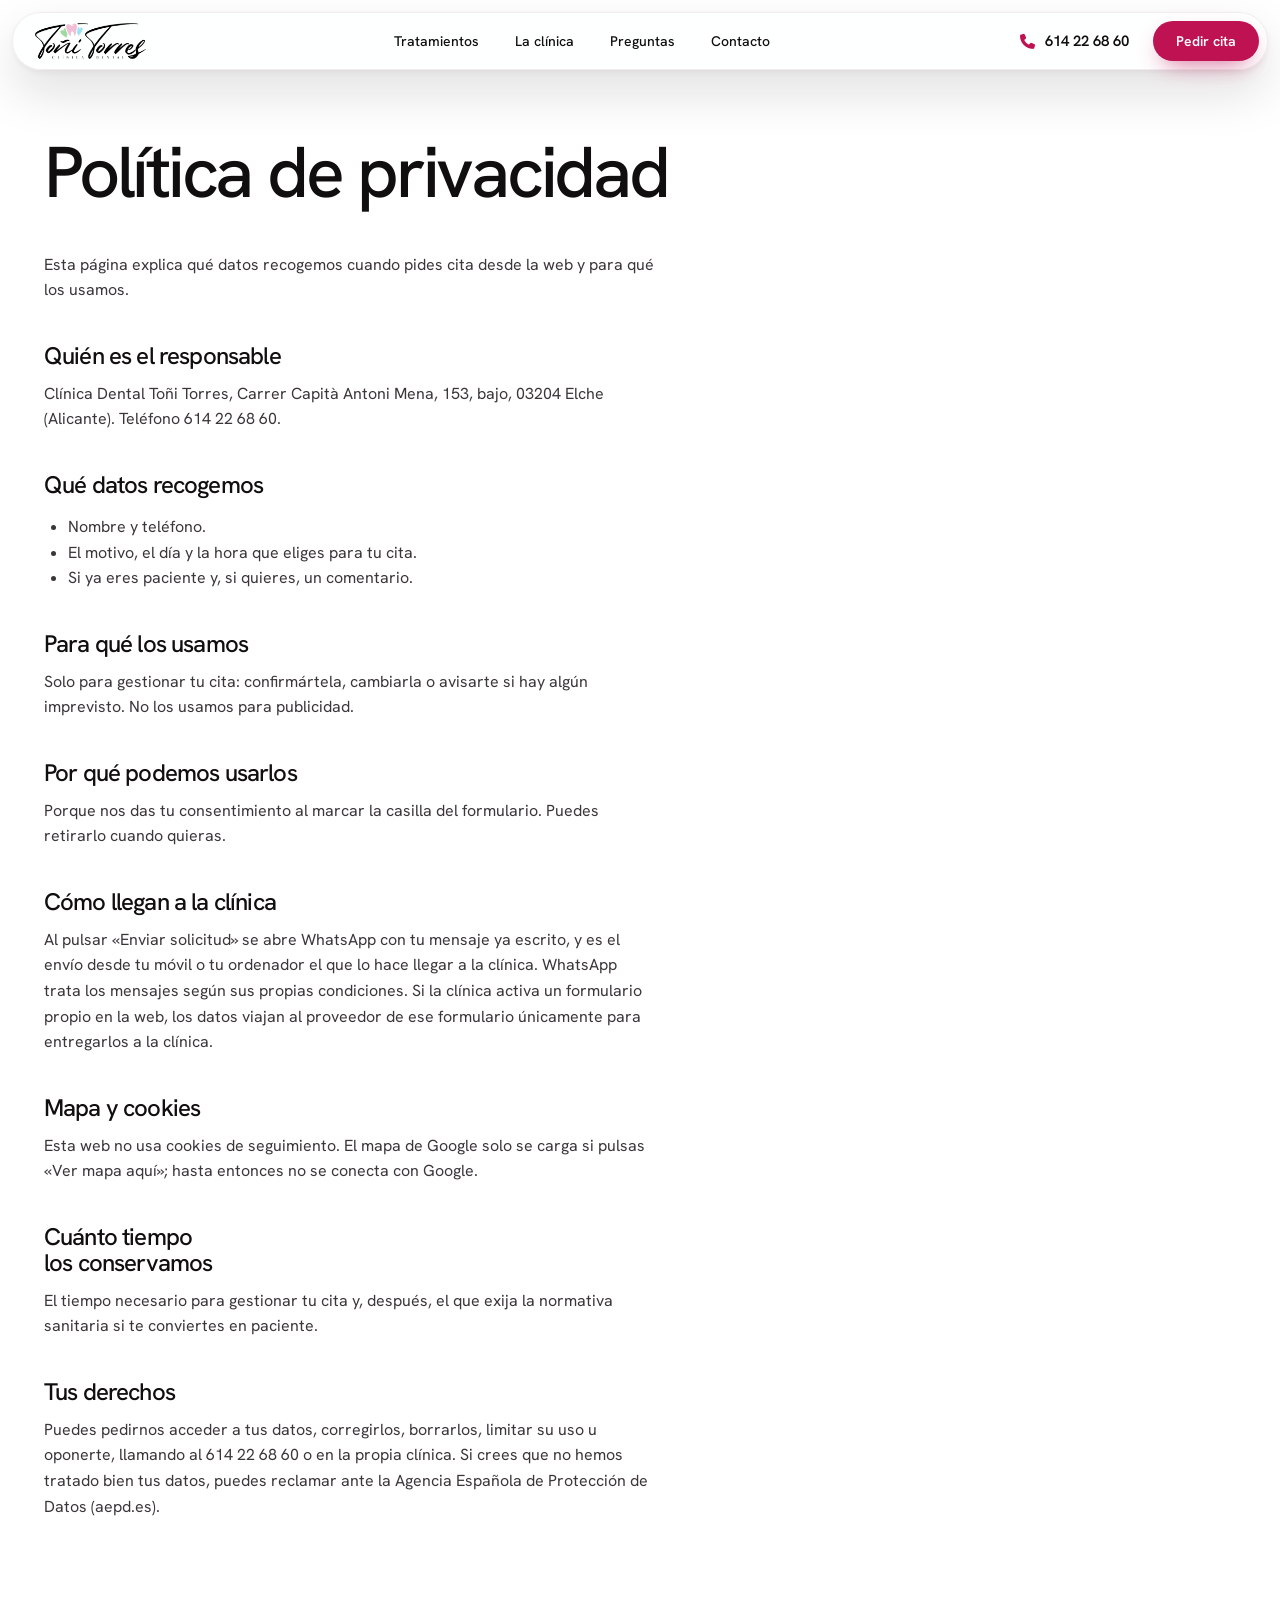
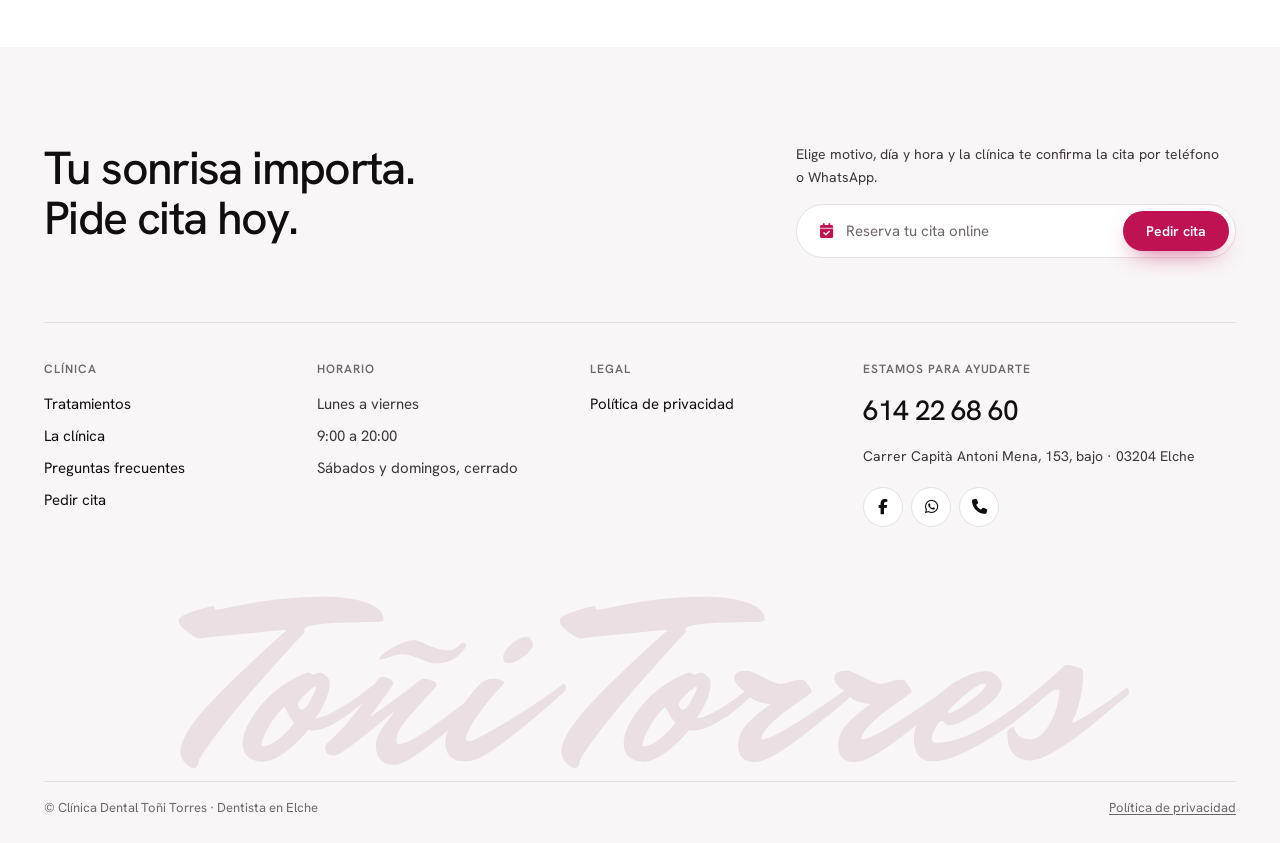
<file: privacidad.html>
<!doctype html>
<html lang="es-ES">
<head>
<meta charset="utf-8">
<meta name="viewport" content="width=device-width, initial-scale=1">
<title>Política de privacidad | Clínica Dental Toñi Torres</title>
<meta name="description" content="Qué datos recoge la web de la Clínica Dental Toñi Torres de Elche al pedir cita, para qué se usan y cómo ejercer tus derechos.">
<meta name="robots" content="noindex, follow">
<link rel="canonical" href="https://practicas-hugosanz.github.io/clinica-dental-toni-torres/privacidad.html">
<meta name="theme-color" content="#151315">
<link rel="icon" href="assets/img/favicon.png" type="image/png">
<link rel="apple-touch-icon" href="assets/img/favicon.png">
<link rel="stylesheet" href="assets/css/style.css">
</head>
<body>
<a class="skip-link" href="#contenido">Saltar al contenido</a>
<header class="mini-header mini-header--static is-visible" id="mini-header">
  <a class="mini-header__brand" href="./" aria-label="Clínica Dental Toñi Torres, inicio"><img src="assets/img/logo.png" alt="Clínica Dental Toñi Torres" width="122" height="40"></a>
  <nav class="mini-header__nav" aria-label="Principal">
    <a href="./#tratamientos">Tratamientos</a>
    <a href="./#clinica">La clínica</a>
    <a href="./#preguntas">Preguntas</a>
    <a href="./#horario">Contacto</a>
  </nav>
  <a class="mini-header__phone" href="tel:+34614226860"><i class="fa-solid fa-phone" aria-hidden="true"></i>614 22 68 60</a>
  <a class="btn btn--accent btn--sm" href="pedir-cita.html">Pedir cita</a>
  <button class="menu-btn" type="button" data-menu-open aria-controls="menu" aria-expanded="false" aria-label="Abrir menú"><span class="burger" aria-hidden="true"></span></button>
</header>
<div class="menu" id="menu" hidden>
  <div class="menu__top">
    <img src="assets/img/logo.png" alt="" width="122" height="40">
    <button class="menu-btn" type="button" data-menu-close aria-label="Cerrar menú"><i class="fa-solid fa-plus menu__x" aria-hidden="true"></i></button>
  </div>
  <nav class="menu__links" aria-label="Menú">
    <a href="./#tratamientos">Tratamientos</a>
    <a href="./#clinica">La clínica</a>
    <a href="./#preguntas">Preguntas frecuentes</a>
    <a href="./#horario">Horario y contacto</a>
  </nav>
  <div class="menu__foot">
    <a class="btn btn--accent btn--lg" href="pedir-cita.html">Pedir cita online <span class="btn__dot"><i class="fa-solid fa-arrow-right" aria-hidden="true"></i></span></a>
    <a class="btn btn--line btn--lg" href="tel:+34614226860"><i class="fa-solid fa-phone" aria-hidden="true"></i>614 22 68 60</a>
  </div>
</div>
<main class="legal" id="contenido">
  <div class="container">
    <h1>Política de privacidad</h1>
    <p>Esta página explica qué datos recogemos cuando pides cita desde la web y para qué los usamos.</p>

    <h2>Quién es el responsable</h2>
    <p>Clínica Dental Toñi Torres, Carrer Capità Antoni Mena, 153, bajo, 03204 Elche (Alicante). Teléfono 614 22 68 60.</p>

    <h2>Qué datos recogemos</h2>
    <ul>
      <li>Nombre y teléfono.</li>
      <li>El motivo, el día y la hora que eliges para tu cita.</li>
      <li>Si ya eres paciente y, si quieres, un comentario.</li>
    </ul>

    <h2>Para qué los usamos</h2>
    <p>Solo para gestionar tu cita: confirmártela, cambiarla o avisarte si hay algún imprevisto. No los usamos para publicidad.</p>

    <h2>Por qué podemos usarlos</h2>
    <p>Porque nos das tu consentimiento al marcar la casilla del formulario. Puedes retirarlo cuando quieras.</p>

    <h2>Cómo llegan a la clínica</h2>
    <p>Al pulsar «Enviar solicitud» se abre WhatsApp con tu mensaje ya escrito, y es el envío desde tu móvil o tu ordenador el que lo hace llegar a la clínica. WhatsApp trata los mensajes según sus propias condiciones. Si la clínica activa un formulario propio en la web, los datos viajan al proveedor de ese formulario únicamente para entregarlos a la clínica.</p>

    <h2>Mapa y cookies</h2>
    <p>Esta web no usa cookies de seguimiento. El mapa de Google solo se carga si pulsas «Ver mapa aquí»; hasta entonces no se conecta con Google.</p>

    <h2>Cuánto tiempo los conservamos</h2>
    <p>El tiempo necesario para gestionar tu cita y, después, el que exija la normativa sanitaria si te conviertes en paciente.</p>

    <h2>Tus derechos</h2>
    <p>Puedes pedirnos acceder a tus datos, corregirlos, borrarlos, limitar su uso u oponerte, llamando al 614 22 68 60 o en la propia clínica. Si crees que no hemos tratado bien tus datos, puedes reclamar ante la Agencia Española de Protección de Datos (aepd.es).</p>
  </div>
</main>
<footer class="site-footer">
  <div class="container">
    <div class="footer__top">
      <h2>Tu sonrisa importa.<br>Pide cita hoy.</h2>
      <div class="footer__cta">
        <p>Elige motivo, día y hora y la clínica te confirma la cita por teléfono o WhatsApp.</p>
        <a class="pill-field" href="pedir-cita.html"><span><i class="fa-solid fa-calendar-check" aria-hidden="true"></i>Reserva tu cita online</span><span class="btn btn--accent btn--sm">Pedir cita</span></a>
      </div>
    </div>
    <div class="footer__grid">
      <nav aria-label="Clínica">
        <h3>Clínica</h3>
        <ul>
          <li><a href="./#tratamientos">Tratamientos</a></li>
          <li><a href="./#clinica">La clínica</a></li>
          <li><a href="./#preguntas">Preguntas frecuentes</a></li>
          <li><a href="pedir-cita.html">Pedir cita</a></li>
        </ul>
      </nav>
      <div>
        <h3>Horario</h3>
        <ul>
          <li>Lunes a viernes</li>
          <li>9:00 a 20:00</li>
          <li>Sábados y domingos, cerrado</li>
        </ul>
      </div>
      <div>
        <h3>Legal</h3>
        <ul>
          <li><a href="privacidad.html">Política de privacidad</a></li>
        </ul>
      </div>
      <div class="footer__contact">
        <h3>Estamos para ayudarte</h3>
        <a class="footer__phone" href="tel:+34614226860">614 22 68 60</a>
        <p>Carrer Capità Antoni Mena, 153, bajo · 03204 Elche</p>
        <div class="social">
          <a href="https://www.facebook.com/people/clinica-dental-to%c3%b1i-torres/61556763503545/" rel="noopener" aria-label="Facebook de la Clínica Dental Toñi Torres"><i class="fa-brands fa-facebook-f" aria-hidden="true"></i></a>
          <a href="https://wa.me/34614226860" rel="noopener" aria-label="WhatsApp de la clínica"><i class="fa-brands fa-whatsapp" aria-hidden="true"></i></a>
          <a href="tel:+34614226860" aria-label="Llamar a la clínica"><i class="fa-solid fa-phone" aria-hidden="true"></i></a>
        </div>
      </div>
    </div>
    <p class="footer__mark" aria-hidden="true">Toñi Torres</p>
    <div class="footer__base">
      <span>© Clínica Dental Toñi Torres · Dentista en Elche</span>
      <a href="privacidad.html">Política de privacidad</a>
    </div>
  </div>
</footer>
<script src="assets/js/main.js" defer></script>
</body>
</html>
</file>
<file: assets/css/style.css>
/* Clínica Dental Toñi Torres
 * Estructura limpia y editorial (hero en tarjeta con foto, navegación en píldoras, carrusel de tratamientos)
 * con los colores de la clínica: negro del rótulo, rosa intenso del logo y los pasteles rosa, menta y azul del diente.
 */
@import url("./tokens.css");
@import url("./base.css");
@import url("./icons.css");

@font-face { font-family: "Hanken Grotesk"; font-style: normal; font-weight: 400 700; font-display: swap; src: url("../fonts/hanken-latin.woff2") format("woff2"); }
@font-face { font-family: "Mr Dafoe"; font-style: normal; font-weight: 400; font-display: swap; src: url("../fonts/mrdafoe-latin.woff2") format("woff2"); }

:root { --color-field-edge: color-mix(in oklch, var(--color-ink) 22%, var(--color-paper)); --header-h: 76px; }
body { background: var(--color-paper); color: var(--color-ink-2); font-size: 1rem; line-height: 1.6; }
h1, h2, h3 { font-family: var(--font-body); font-weight: 500; letter-spacing: -0.035em; color: var(--color-ink); line-height: 1.08; }
h2 { font-size: var(--text-section); max-width: 22ch; }
h3 { font-size: var(--text-title); letter-spacing: -0.02em; font-weight: 600; }
.center { display: flex; justify-content: center; margin-top: var(--space-xl); }
.link { font-weight: 600; color: var(--color-ink); text-decoration-color: var(--color-pink); text-decoration-thickness: 2px; text-underline-offset: 0.2em; }
.link:hover { color: var(--color-accent); text-decoration-color: var(--color-accent); }
.hint { font-size: var(--text-sm); color: var(--color-muted); }
.skip-link { position: absolute; left: var(--space-md); top: -100px; z-index: var(--z-tooltip); padding: var(--space-sm) var(--space-md); border-radius: var(--radius-sm); background: var(--color-sign); color: #fff; font-weight: 700; text-decoration: none; }
.skip-link:focus { top: var(--space-md); }

/* ---------- botones ---------- */
.btn { display: inline-flex; align-items: center; justify-content: center; gap: 10px; min-height: 48px; padding: 6px 8px 6px 22px; border: 1px solid transparent; border-radius: var(--radius-pill); background: var(--color-paper-2); color: var(--color-ink); font: 600 0.9375rem/1.2 var(--font-body); text-decoration: none; white-space: nowrap; cursor: pointer; transition: background-color var(--dur-short) var(--ease-out), color var(--dur-short) var(--ease-out), border-color var(--dur-short) var(--ease-out), transform var(--dur-short) var(--ease-spring), box-shadow var(--dur-short) var(--ease-out); }
.btn:not(:has(.btn__dot)) { padding-inline: 22px; }
.btn:hover { transform: translateY(-2px); }
.btn:active { transform: translateY(0); }
.btn:focus-visible { outline: 2px solid var(--color-focus); outline-offset: 3px; }
.btn__dot { display: grid; place-items: center; width: 34px; height: 34px; border-radius: 50%; background: var(--color-accent); color: #fff; font-size: 0.8rem; transition: transform var(--dur-short) var(--ease-out); }
.btn:hover .btn__dot { transform: rotate(-45deg); }
.btn__dot--light { background: #fff; color: var(--color-accent); }
.btn--sm { min-height: 40px; font-size: 0.875rem; padding-inline: 18px; }
.btn--lg { min-height: 54px; font-size: 1rem; }
.btn--lg:not(:has(.btn__dot)) { padding-inline: 28px; }
.btn--accent { background: var(--color-accent); color: #fff; box-shadow: 0 10px 24px -10px oklch(52% 0.2 8 / 0.75); }
.btn--accent:hover { background: var(--color-accent-hover); }
.btn--white { background: #fff; color: var(--color-ink); }
.btn--white:hover { background: var(--color-pink-soft); }
.btn--dark, .btn--primary { background: var(--color-sign); color: #fff; }
.btn--dark:hover, .btn--primary:hover { background: var(--color-sign-2); }
.btn--line { background: transparent; border-color: var(--color-rule); color: var(--color-ink); }
.btn--line:hover { border-color: var(--color-ink); }
.btn--light { background: #fff; color: var(--color-accent); }
.btn[aria-disabled="true"], .btn:disabled { background: var(--color-paper-3); color: var(--color-muted); cursor: not-allowed; transform: none; box-shadow: none; }
.round-btn { display: grid; place-items: center; width: 46px; height: 46px; border: 1px solid var(--color-rule); border-radius: 50%; background: #fff; color: var(--color-ink); cursor: pointer; transition: background-color var(--dur-micro) var(--ease-out), color var(--dur-micro) var(--ease-out), border-color var(--dur-micro) var(--ease-out); }
.round-btn--on { background: var(--color-accent); border-color: var(--color-accent); color: #fff; }
.round-btn:hover { border-color: var(--color-ink); }
.round-btn--on:hover { background: var(--color-accent-hover); border-color: var(--color-accent-hover); }
.round-btn:disabled { opacity: 0.35; cursor: default; }
.round-btn__prev { transform: scaleX(-1); }
.round-btn:focus-visible { outline: 2px solid var(--color-focus); outline-offset: 2px; }

/* estado abierto/cerrado */
.tag { display: inline-flex; align-items: center; gap: 6px; padding: 3px 10px; border-radius: var(--radius-pill); font-size: var(--text-xs); font-weight: 700; line-height: 1.4; }
.tag--in { background: var(--color-mint); color: var(--color-mint-ink); }
.tag--in::before { content: ""; width: 7px; height: 7px; border-radius: 50%; background: oklch(55% 0.14 160); animation: pulse 2s infinite; }
.tag--out { background: var(--color-pink-soft); color: var(--color-pink-ink); }
@keyframes pulse { 0% { box-shadow: 0 0 0 0 oklch(55% 0.14 160 / 0.6); } 70%, 100% { box-shadow: 0 0 0 7px oklch(55% 0.14 160 / 0); } }
.open-now { display: flex; flex-wrap: wrap; align-items: center; gap: 10px; font-size: var(--text-sm); color: var(--color-muted); }

/* ---------- cabecera del hero ---------- */
.hero-nav { position: absolute; z-index: var(--z-nav); top: 30px; left: 46px; right: 46px; display: flex; align-items: center; justify-content: space-between; gap: var(--space-lg); }
.hero-nav__brand img { height: 42px; width: auto; }
.pills { display: flex; gap: 6px; }
.pills a { padding: 8px 18px; border-radius: var(--radius-pill); background: var(--glass); border: 1px solid var(--glass-line); color: #fff; font-size: 0.875rem; font-weight: 500; text-decoration: none; backdrop-filter: blur(14px); -webkit-backdrop-filter: blur(14px); transition: background-color var(--dur-micro) var(--ease-out), color var(--dur-micro) var(--ease-out); }
.pills a:hover { background: oklch(100% 0 0 / 0.26); }
.pills a[aria-current="page"] { background: #fff; color: var(--color-ink); border-color: #fff; }
.hero-nav__actions { display: flex; align-items: center; gap: var(--space-xs); }
.menu-btn { display: none; place-items: center; width: 44px; height: 44px; border: 1px solid var(--color-rule); border-radius: 50%; background: #fff; color: var(--color-ink); cursor: pointer; }
.menu-btn--glass { background: var(--glass); border-color: var(--glass-line); color: #fff; backdrop-filter: blur(14px); -webkit-backdrop-filter: blur(14px); }
.burger { position: relative; display: block; width: 16px; height: 2px; background: currentColor; border-radius: 2px; }
.burger::before, .burger::after { content: ""; position: absolute; left: 0; width: 16px; height: 2px; background: currentColor; border-radius: 2px; }
.burger::before { top: -5px; } .burger::after { top: 5px; }

/* cabecera compacta al bajar */
.mini-header { position: fixed; z-index: var(--z-nav); top: 12px; left: 50%; width: min(var(--container), calc(100% - 24px)); display: flex; align-items: center; gap: var(--space-lg); padding: 8px 8px 8px 22px; border-radius: var(--radius-pill); background: oklch(100% 0 0 / 0.9); border: 1px solid var(--color-rule-2); box-shadow: var(--shadow-card); backdrop-filter: blur(16px) saturate(1.4); -webkit-backdrop-filter: blur(16px) saturate(1.4); transform: translate(-50%, -140%); transition: transform 500ms var(--ease-out); }
.mini-header.is-visible { transform: translate(-50%, 0); }
.mini-header__brand img { height: 36px; width: auto; }
.mini-header__nav { display: flex; gap: 4px; margin-inline: auto; }
.mini-header__nav a { padding: 8px 16px; border-radius: var(--radius-pill); color: var(--color-ink); font-size: 0.875rem; font-weight: 500; text-decoration: none; }
.mini-header__nav a:hover, .mini-header__nav a[aria-current] { background: var(--color-paper-2); color: var(--color-accent); }
.mini-header__phone { display: inline-flex; align-items: center; gap: 8px; color: var(--color-ink); font-weight: 600; font-size: 0.9375rem; text-decoration: none; font-variant-numeric: tabular-nums; }
.mini-header__phone i { color: var(--color-accent); }
.mini-header--static { position: sticky; transform: none; left: auto; margin: 12px auto 0; }
.mini-header--static.is-visible { transform: none; }

/* menú a pantalla completa */
.menu { position: fixed; z-index: var(--z-menu); inset: 0; display: flex; flex-direction: column; padding: 16px 20px 28px; background: #fff; overflow-y: auto; animation: menu-in 380ms var(--ease-out); }
.menu[hidden] { display: none !important; }
@keyframes menu-in { from { opacity: 0; transform: translateY(-12px); } }
.menu__top { display: flex; align-items: center; justify-content: space-between; }
.menu__top img { height: 36px; width: auto; }
.menu__x { transform: rotate(45deg); font-size: 1.1rem; }
.menu__links { display: grid; margin-block: var(--space-xl) auto; }
.menu__links a { padding: 14px 0; border-bottom: 1px solid var(--color-rule-2); color: var(--color-ink); font-size: 1.75rem; font-weight: 500; letter-spacing: -0.03em; text-decoration: none; }
.menu__foot { display: grid; gap: var(--space-sm); margin-top: var(--space-xl); }
body.menu-open { overflow: hidden; }

/* ---------- hero ---------- */
.hero { padding: 12px 12px 0; }
.hero__frame { position: relative; isolation: isolate; display: grid; grid-template-columns: minmax(0, 1fr) auto; grid-template-rows: 1fr auto; column-gap: var(--space-xl); min-height: max(640px, min(calc(100svh - 24px), 880px)); padding: 128px 46px 0; border-radius: var(--radius-lg); overflow: hidden; background: var(--color-sign); color: #fff; }
.hero__bg { position: absolute; inset: 0; z-index: -2; width: 100%; height: 100%; object-fit: cover; object-position: 62% 35%; animation: hero-zoom 2.4s var(--ease-out) both; }
@keyframes hero-zoom { from { transform: scale(1.08); } }
.hero__shade { position: absolute; inset: 0; z-index: -1; background:
  linear-gradient(90deg, oklch(17% 0.02 350 / 0.86) 0%, oklch(17% 0.02 350 / 0.55) 38%, oklch(17% 0.02 350 / 0.12) 70%, oklch(17% 0.02 350 / 0.25) 100%),
  linear-gradient(0deg, oklch(17% 0.02 350 / 0.75) 0%, transparent 32%),
  linear-gradient(180deg, oklch(17% 0.02 350 / 0.55) 0%, transparent 22%); }
.hero__content { grid-column: 1; grid-row: 1; align-self: start; width: min(560px, 100%); display: grid; gap: var(--space-lg); justify-items: start; padding-bottom: var(--space-xl); }
.hero h1 { max-width: none; color: #fff; font-size: clamp(2.75rem, 5.2vw, 5rem); line-height: 1; letter-spacing: -0.045em; }
.hero h1 span { display: block; }
.hero__lead { max-width: 40ch; color: oklch(100% 0 0 / 0.78); font-size: 1.0625rem; }
.reveal-line { animation: blur-in 1.1s var(--ease-out) both; }
.reveal-line + .reveal-line { animation-delay: 140ms; }
.hero__lead { animation: blur-in 1.1s 260ms var(--ease-out) both; }
.hero__content > .btn { animation: blur-in 1.1s 380ms var(--ease-out) both; }
@keyframes blur-in { from { opacity: 0; filter: blur(12px); transform: translateY(18px); } }
.glass-card { display: grid; gap: 10px; width: 236px; margin-top: var(--space-md); padding: 10px 10px 12px; border-radius: 18px; background: var(--glass); border: 1px solid var(--glass-line); color: #fff; text-decoration: none; backdrop-filter: blur(18px); -webkit-backdrop-filter: blur(18px); animation: blur-in 1.1s 520ms var(--ease-out) both; transition: background-color var(--dur-short) var(--ease-out); }
.glass-card:hover { background: oklch(100% 0 0 / 0.22); }
.glass-card img { width: 100%; height: 112px; object-fit: cover; object-position: 50% 30%; border-radius: 12px; }
.glass-card__text { font-size: 0.8125rem; line-height: 1.45; color: oklch(100% 0 0 / 0.9); padding-inline: 4px; }
.glass-card__foot { display: flex; justify-content: space-between; align-items: center; padding-inline: 4px; font-size: 0.75rem; color: oklch(100% 0 0 / 0.75); }
.glass-card__foot i:first-child { color: var(--color-pink); }
.glass-card__go { transform: rotate(-45deg); font-size: 0.75rem; }
.hero__chips { grid-column: 2; grid-row: 1; align-self: end; padding-bottom: var(--space-xl); list-style: none; margin: 0; padding: 0; display: flex; flex-wrap: wrap; justify-content: flex-end; gap: 8px; max-width: 440px; animation: blur-in 1.1s 640ms var(--ease-out) both; }
.chip-link { display: inline-block; padding: 8px 16px; border-radius: var(--radius-pill); background: var(--glass); border: 1px solid var(--glass-line); color: #fff; font-size: 0.8125rem; font-weight: 500; text-decoration: none; backdrop-filter: blur(14px); -webkit-backdrop-filter: blur(14px); transition: background-color var(--dur-micro) var(--ease-out), color var(--dur-micro) var(--ease-out); }
.chip-link:hover, .chip-link.is-on { background: #fff; color: var(--color-ink); }
.hero__bar { grid-column: 1 / -1; grid-row: 2; display: flex; align-items: center; justify-content: space-between; gap: var(--space-lg); padding-block: 22px 26px; border-top: 1px solid oklch(100% 0 0 / 0.18); font-size: 0.8125rem; color: oklch(100% 0 0 / 0.72); }
.hero__bar a { color: #fff; text-decoration: none; display: inline-flex; align-items: center; gap: 8px; }
.hero__down { transform: rotate(90deg); font-size: 0.7rem; }
.progress-nav { display: grid; grid-template-columns: repeat(4, minmax(0, 1fr)); gap: var(--space-md); max-width: calc(var(--container) - 2 * var(--gutter)); margin: 0 auto; padding: 22px 0 0; }
.progress-nav a { display: grid; gap: 10px; justify-items: center; color: var(--color-ink); font-size: 0.8125rem; font-weight: 500; text-decoration: none; }
.progress-nav i { position: relative; display: block; width: 100%; height: 3px; border-radius: 3px; background: var(--color-paper-3); overflow: hidden; }
.progress-nav i::after { content: ""; position: absolute; inset: 0; width: calc(var(--p, 0) * 100%); background: var(--color-accent); border-radius: inherit; transition: width 120ms linear; }
.progress-nav a:hover { color: var(--color-accent); }

/* ---------- secciones ---------- */
.section { padding-block: var(--section-gap) 0; }

/* sobre la clínica */
.about__grid { display: grid; grid-template-columns: minmax(0, 0.55fr) minmax(0, 1.45fr); gap: var(--space-xl); align-items: start; }
.about__faces { display: flex; gap: 10px; padding-top: 10px; }
.about__faces img { width: 84px; height: 84px; object-fit: cover; object-position: 50% 25%; border-radius: 14px; }
.statement { max-width: 30ch; margin: 0; color: var(--color-ink); font-size: clamp(1.75rem, 2.7vw + 0.5rem, 2.9rem); font-weight: 500; line-height: 1.16; letter-spacing: -0.035em; text-wrap: pretty; }
.statement .w { transition: opacity 400ms var(--ease-out), filter 400ms var(--ease-out); }
.js .statement .w { opacity: 0.14; filter: blur(5px); }
.js .statement .w.is-on { opacity: 1; filter: blur(0); }
.about__row { display: grid; grid-template-columns: minmax(0, 1fr) auto; gap: var(--space-xl); align-items: end; margin-top: var(--space-2xl); }
.about__text { display: grid; gap: var(--space-lg); justify-items: start; max-width: 44ch; }
.about__text p { font-size: var(--text-lead); }
.about__photo { margin: 0; width: min(360px, 40vw); }
.about__photo img { width: 100%; aspect-ratio: 4 / 3; object-fit: cover; border-radius: var(--radius-card); }

/* equipo y diagnóstico */
.feature__grid { display: grid; grid-template-columns: minmax(0, 1.05fr) minmax(0, 0.95fr); gap: var(--space-2xl); align-items: stretch; }
.feature__left { display: grid; gap: var(--space-2xl); align-content: space-between; }
.feature__head { display: grid; gap: var(--space-md); }
.feature__head h2 { max-width: 16ch; }
.feature__head p { max-width: 48ch; font-size: var(--text-lead); }
.person { display: grid; grid-template-columns: minmax(0, 0.85fr) minmax(0, 1fr); gap: var(--space-lg); align-items: stretch; }
.person__photo { position: relative; border-radius: var(--radius-card); overflow: hidden; background: linear-gradient(160deg, var(--color-sky-soft), var(--color-pink-soft)); aspect-ratio: 4 / 5; }
.person__photo > img:first-child { width: 100%; height: 100%; object-fit: cover; object-position: 50% 15%; }
.person__thumb { position: absolute; top: 12px; right: 12px; width: 64px; height: 80px; object-fit: cover; border-radius: 12px; border: 3px solid #fff; box-shadow: var(--shadow-soft); }
.person__calls { position: absolute; left: 0; right: 0; bottom: 14px; display: flex; justify-content: center; gap: 10px; }
.person__calls a { display: grid; place-items: center; width: 44px; height: 44px; border-radius: 50%; background: oklch(17% 0.01 340 / 0.55); color: #fff; text-decoration: none; backdrop-filter: blur(10px); -webkit-backdrop-filter: blur(10px); transition: transform var(--dur-short) var(--ease-spring), background-color var(--dur-micro); }
.person__calls a:hover { transform: translateY(-3px); background: var(--color-accent); }
.person__calls a.is-wa { background: var(--color-accent); }
.person__info { display: flex; flex-direction: column; gap: var(--space-sm); align-items: flex-start; padding-block: 4px; }
.person__info h3 { font-size: var(--text-xl); }
.person__role { margin-top: -6px; font-size: var(--text-sm); color: var(--color-muted); }
.person__info p:not(.person__role) { margin-top: auto; font-size: var(--text-sm); }
.feature__media { position: relative; min-height: 560px; border-radius: var(--radius-lg); overflow: hidden; }
.feature__media > img { position: absolute; inset: 0; width: 100%; height: 100%; object-fit: cover; object-position: 30% 50%; }
.stat-card { position: absolute; left: 18px; right: 18px; bottom: 18px; display: grid; gap: var(--space-md); padding: 20px; border-radius: 20px; background: oklch(100% 0 0 / 0.94); box-shadow: var(--shadow-card); backdrop-filter: blur(10px); -webkit-backdrop-filter: blur(10px); }
.stat-card__row { display: flex; justify-content: space-between; gap: var(--space-lg); }
.stat-card small { display: block; font-size: 0.75rem; color: var(--color-muted); }
.stat-card b { display: flex; align-items: baseline; gap: 6px; font-size: 2rem; font-weight: 500; letter-spacing: -0.04em; color: var(--color-ink); line-height: 1.1; }
.stat-card b span { font-size: 0.8125rem; letter-spacing: 0; color: var(--color-muted); font-weight: 500; }
.stat-card__row > div:last-child { text-align: right; } .stat-card__row > div:last-child b { justify-content: flex-end; }
.stat-card__today { display: flex; justify-content: space-between; margin-bottom: -6px; }
.stat-card__today small:last-child { color: var(--color-ink); font-weight: 600; }
.segments { display: grid; grid-template-columns: repeat(22, minmax(0, 1fr)); gap: 4px; height: 30px; }
.segments span { border-radius: 5px; background: var(--color-pink-soft); transition: background-color 300ms var(--ease-out); }
.segments span.is-on { background: var(--color-accent); }

/* tratamientos (carrusel) */
.treatments { margin-top: var(--section-gap); padding-block: var(--space-3xl); background: var(--color-paper-2); }
.treatments__head { display: flex; align-items: flex-end; justify-content: space-between; gap: var(--space-lg); margin-bottom: var(--space-xl); }
.treatments__head h2 { max-width: 14ch; }
.rail-nav { display: flex; gap: 10px; }
.rail { --pad: max(var(--gutter), calc((100vw - var(--container)) / 2 + var(--gutter))); list-style: none; margin: 0; padding: 4px var(--pad) 24px; display: flex; gap: var(--gap-columns); overflow-x: auto; scroll-snap-type: x mandatory; scroll-padding-inline: var(--pad); scrollbar-width: none; overscroll-behavior-x: contain; }
.rail::-webkit-scrollbar { display: none; }
.tcard { --bg: #fff; --ink: var(--color-ink); --sub: var(--color-ink-2); position: relative; flex: 0 0 300px; min-height: 400px; display: flex; flex-direction: column; gap: var(--space-sm); padding: 28px 26px 24px; border-radius: var(--radius-card); background: var(--bg); color: var(--sub); scroll-snap-align: start; overflow: hidden; isolation: isolate; transition: transform var(--dur-short) var(--ease-out), box-shadow var(--dur-short) var(--ease-out); }
.tcard:hover { transform: translateY(-6px); box-shadow: var(--shadow-card); }
.tcard h3 { color: var(--ink); font-size: 1.5rem; font-weight: 500; letter-spacing: -0.03em; margin-top: auto; }
.tcard p { font-size: 0.9375rem; color: var(--sub); }
.tcard__ico { width: 52px; height: 52px; padding: 12px; border-radius: 16px; background: #fff; color: var(--ink); fill: none; stroke: currentColor; stroke-width: 1.8; stroke-linecap: round; stroke-linejoin: round; box-shadow: var(--shadow-soft); }
.tcard__ico--fa { display: grid; place-items: center; font-size: 22px; }
.tcard__link { display: inline-flex; align-items: center; gap: 8px; align-self: flex-start; margin-top: var(--space-sm); color: var(--ink); font-weight: 600; font-size: 0.9375rem; text-decoration: none; }
.tcard__link::after { content: ""; position: absolute; inset: 0; z-index: 1; border-radius: inherit; }
.tcard__link i { font-size: 0.8rem; transition: transform var(--dur-short) var(--ease-out); }
.tcard:hover .tcard__link i { transform: translateX(4px); }
.tcard:has(.tcard__link:focus-visible) { outline: 2px solid var(--color-focus); outline-offset: 3px; }
.tcard__link:focus-visible { outline: none; }
.tcard--pink { --bg: var(--color-pink-soft); --ink: var(--color-pink-ink); }
.tcard--mint { --bg: var(--color-mint-soft); --ink: var(--color-mint-ink); }
.tcard--sky { --bg: var(--color-sky-soft); --ink: var(--color-sky-ink); }
.tcard--white { --bg: #fff; }
.tcard--dark { --bg: var(--color-sign); --ink: #fff; --sub: oklch(82% 0.01 340); }
.tcard--dark .tcard__ico { background: var(--color-accent); color: #fff; box-shadow: none; }
.tcard__actions { display: flex; align-items: center; gap: var(--space-md); flex-wrap: wrap; margin-top: var(--space-sm); position: relative; z-index: 2; }
.tcard__actions .tcard__link { margin-top: 0; }
.tcard__actions .tcard__link::after { content: none; }
.tcard--photo { flex-basis: 380px; --ink: #fff; --sub: oklch(100% 0 0 / 0.82); padding: 0; }
.tcard--photo > img { position: absolute; inset: 0; z-index: -2; width: 100%; height: 100%; object-fit: cover; transition: transform 900ms var(--ease-out); }
.tcard--photo:hover > img { transform: scale(1.05); }
.tcard--photo::before { content: ""; position: absolute; inset: 0; z-index: -1; background: linear-gradient(0deg, oklch(17% 0.02 350 / 0.85) 0%, oklch(17% 0.02 350 / 0.1) 60%); }
.tcard__over { margin-top: auto; display: grid; gap: var(--space-sm); padding: 26px; }
.tcard__over .tcard__link { color: #fff; }

/* la clínica */
.split-head { display: grid; grid-template-columns: minmax(0, 0.55fr) minmax(0, 1.45fr); gap: var(--space-xl); align-items: start; margin-bottom: var(--space-2xl); }
.split-head__aside { padding-top: 12px; font-size: var(--text-sm); color: var(--color-muted); max-width: 26ch; }
.split-head h2 { max-width: 28ch; font-size: clamp(1.75rem, 2.4vw + 0.5rem, 2.75rem); }
.photo-cards { list-style: none; margin: 0; padding: 0; display: grid; grid-template-columns: repeat(3, minmax(0, 1fr)); gap: var(--gap-columns); }
.photo-cards figure { margin: 0; height: 100%; padding: 10px 10px 18px; border-radius: var(--radius-card); background: var(--color-paper-2); transition: transform var(--dur-short) var(--ease-out), box-shadow var(--dur-short) var(--ease-out); }
.photo-cards figure:hover { transform: translateY(-4px); box-shadow: var(--shadow-card); background: #fff; }
.photo-cards__img { position: relative; overflow: hidden; border-radius: 16px; aspect-ratio: 4 / 3; }
.photo-cards__img img { width: 100%; height: 100%; object-fit: cover; object-position: 50% 30%; transition: transform 900ms var(--ease-out); }
.photo-cards figure:hover img { transform: scale(1.05); }
.tag-pill { position: absolute; top: 12px; left: 12px; padding: 4px 12px; border-radius: var(--radius-pill); background: #fff; color: var(--color-ink); font-size: 0.75rem; font-weight: 600; }
.photo-cards figcaption { display: grid; gap: 6px; padding: 16px 8px 0; }
.photo-cards figcaption p { font-size: 0.9375rem; }

/* preguntas frecuentes */
.faq { display: grid; grid-template-columns: minmax(0, 0.8fr) minmax(0, 1.2fr); gap: var(--space-3xl); align-items: start; }
.faq__head { position: sticky; top: calc(var(--header-h) + var(--space-lg)); display: grid; gap: var(--space-md); }
.faq__head p { font-size: var(--text-lead); max-width: 36ch; }
.faq__list { display: grid; gap: 10px; }
.faq details { border-radius: 18px; background: var(--color-paper-2); border: 1px solid transparent; transition: background-color var(--dur-short) var(--ease-out), border-color var(--dur-short) var(--ease-out); }
.faq details[open] { background: #fff; border-color: var(--color-rule); box-shadow: var(--shadow-soft); }
.faq summary { position: relative; display: block; padding: 20px 68px 20px 24px; color: var(--color-ink); font-size: 1.0625rem; font-weight: 600; letter-spacing: -0.01em; cursor: pointer; list-style: none; border-radius: 18px; }
.faq summary::-webkit-details-marker { display: none; }
.faq summary::after { content: "\2b"; font-family: "Font Awesome 6 Free"; font-weight: 900; position: absolute; right: 18px; top: 50%; translate: 0 -50%; display: grid; place-items: center; width: 34px; height: 34px; border-radius: 50%; background: #fff; color: var(--color-accent); font-size: 13px; transition: rotate var(--dur-short) var(--ease-out), background-color var(--dur-short), color var(--dur-short); }
.faq details[open] summary::after { rotate: 45deg; background: var(--color-accent); color: #fff; }
.faq summary:focus-visible { outline: 2px solid var(--color-focus); outline-offset: 2px; }
.faq details p { padding: 0 24px 22px; max-width: 62ch; }

/* horario y contacto */
.contact { display: grid; grid-template-columns: minmax(0, 0.9fr) minmax(0, 1.1fr); gap: var(--gap-columns); align-items: stretch; }
.hours { display: grid; gap: var(--space-lg); align-content: start; padding: var(--space-xl); border-radius: var(--radius-lg); background: var(--color-paper-2); }
.timetable { list-style: none; margin: 0; padding: 0; }
.timetable li { display: flex; justify-content: space-between; gap: var(--space-md); padding: 12px 14px; margin-inline: -14px; border-bottom: 1px solid var(--color-rule); border-radius: 12px; font-variant-numeric: tabular-nums; }
.timetable li[data-dow="6"], .timetable li[data-dow="0"] { color: var(--color-muted); }
.timetable li.is-today { background: var(--color-pink-soft); color: var(--color-pink-ink); font-weight: 700; border-bottom-color: transparent; }
.timetable li.is-today span:first-child::after { content: " · hoy"; font-weight: 400; }
.address { font-style: normal; display: flex; gap: var(--space-md); align-items: flex-start; color: var(--color-ink); line-height: 1.5; }
.address i { color: var(--color-accent); margin-top: 3px; font-size: 1.2rem; }
.contact__col { display: flex; flex-direction: column; gap: var(--gap-columns); }
.map { position: relative; flex: 1; min-height: 340px; overflow: hidden; border-radius: var(--radius-lg); background: linear-gradient(150deg, var(--color-sky-soft), var(--color-pink-soft)); display: grid; place-items: center; text-align: center; padding: var(--space-lg); }
.map__ph { display: grid; gap: var(--space-md); justify-items: center; }
.map__pin { display: grid; place-items: center; width: 60px; height: 60px; border-radius: 50%; background: #fff; color: var(--color-accent); font-size: 1.5rem; box-shadow: var(--shadow-soft); animation: bob 4s var(--ease-in-out) infinite; }
@keyframes bob { 50% { transform: translateY(-8px); } }
.map__ph p { max-width: 34ch; }
.map iframe { position: absolute; inset: 0; width: 100%; height: 100%; border: 0; }
.map__actions { display: flex; gap: var(--space-sm); flex-wrap: wrap; justify-content: center; }
.contact-lines { display: grid; grid-template-columns: repeat(3, minmax(0, 1fr)); gap: var(--gap-columns); }
.contact-lines a { display: flex; align-items: center; gap: var(--space-sm); min-width: 0; padding: 14px; border-radius: 18px; background: var(--color-paper-2); color: var(--color-ink); font-weight: 600; font-size: 0.875rem; line-height: 1.3; text-decoration: none; transition: background-color var(--dur-micro) var(--ease-out), transform var(--dur-short) var(--ease-spring); }
.contact-lines a span:last-child { display: grid; min-width: 0; overflow-wrap: anywhere; }
.contact-lines small { font-weight: 500; color: var(--color-muted); font-size: 0.75rem; }
.contact-lines a:hover { background: var(--color-pink-soft); transform: translateY(-2px); }
.ico-badge { flex: none; display: grid; place-items: center; width: 40px; height: 40px; border-radius: 50%; background: #fff; color: var(--color-accent); font-size: 1rem; }
.ico-badge--wa { color: oklch(52% 0.14 155); }
.ico-badge--fb { color: oklch(50% 0.17 260); }

/* ---------- pie ---------- */
.site-footer { margin-top: var(--section-gap); padding-top: var(--space-3xl); background: var(--color-paper-2); overflow: hidden; }
.footer__top { display: flex; justify-content: space-between; align-items: flex-start; gap: var(--space-xl); flex-wrap: wrap; padding-bottom: var(--space-2xl); }
.footer__top h2 { font-size: clamp(2rem, 3vw + 0.5rem, 3.25rem); }
.footer__cta { display: grid; gap: var(--space-md); width: min(440px, 100%); }
.footer__cta p { font-size: var(--text-sm); }
.pill-field { display: flex; align-items: center; justify-content: space-between; gap: var(--space-sm); padding: 6px 6px 6px 20px; border-radius: var(--radius-pill); background: #fff; border: 1px solid var(--color-rule); color: var(--color-muted); font-size: 0.9375rem; text-decoration: none; transition: border-color var(--dur-micro) var(--ease-out), box-shadow var(--dur-short) var(--ease-out); }
.pill-field > span:first-child { display: inline-flex; align-items: center; gap: 10px; }
.pill-field > span:first-child i { color: var(--color-accent); }
.pill-field:hover { border-color: var(--color-accent); box-shadow: var(--shadow-soft); }
.footer__grid { display: grid; grid-template-columns: repeat(3, minmax(0, 1fr)) minmax(0, 1.6fr); gap: var(--space-xl); padding-top: var(--space-xl); border-top: 1px solid var(--color-rule); }
.footer__grid h3 { margin-bottom: var(--space-md); font-size: 0.75rem; font-weight: 600; letter-spacing: 0.08em; text-transform: uppercase; color: var(--color-muted); }
.footer__grid ul { list-style: none; margin: 0; padding: 0; display: grid; gap: 8px; font-size: 0.9375rem; }
.footer__grid a { color: var(--color-ink); text-decoration: none; }
.footer__grid a:hover { color: var(--color-accent); }
.footer__contact { display: grid; gap: var(--space-sm); align-content: start; }
.footer__contact h3 { margin-bottom: 0; }
.footer__phone { font-size: 1.75rem; font-weight: 500; letter-spacing: -0.03em; font-variant-numeric: tabular-nums; }
.footer__contact p { font-size: var(--text-sm); }
.social { display: flex; gap: 8px; margin-top: var(--space-xs); }
.social a { display: grid; place-items: center; width: 40px; height: 40px; border-radius: 50%; background: #fff; border: 1px solid var(--color-rule); color: var(--color-ink); font-size: 0.95rem; transition: background-color var(--dur-micro) var(--ease-out), color var(--dur-micro) var(--ease-out), border-color var(--dur-micro), transform var(--dur-short) var(--ease-spring); }
.social a:hover { background: var(--color-accent); border-color: var(--color-accent); color: #fff; transform: translateY(-2px); }
.footer__mark { margin: var(--space-xl) 0 -0.12em; text-align: center; font-family: var(--font-script); font-size: clamp(5rem, 19vw, 17rem); line-height: 1; white-space: nowrap; color: oklch(91.5% 0.012 350); user-select: none; }
.footer__base { position: relative; display: flex; justify-content: space-between; gap: var(--space-md); flex-wrap: wrap; padding-block: var(--space-md) var(--space-lg); border-top: 1px solid var(--color-rule); font-size: var(--text-xs); color: var(--color-muted); }
.footer__base a { color: inherit; }
.footer__base a:hover { color: var(--color-accent); }

/* barra de contacto en móvil */
.callbar { display: none; }

/* aparición al hacer scroll */
.js [data-reveal] { opacity: 0; filter: blur(10px); translate: 0 28px; transition: opacity 900ms var(--ease-out), filter 900ms var(--ease-out), translate 900ms var(--ease-out); transition-delay: var(--d, 0ms); }
.js [data-reveal].is-in { opacity: 1; filter: blur(0); translate: 0 0; }

/* ---------- página de cita ---------- */
.page-booking { background: var(--color-paper-2); }
.booking-page { padding-block: var(--space-xl) var(--space-3xl); }
.breadcrumb ol { list-style: none; margin: var(--space-lg) 0; padding: 0; display: flex; flex-wrap: wrap; gap: var(--space-xs); font-size: var(--text-sm); color: var(--color-muted); }
.breadcrumb li + li::before { content: "/"; margin-right: var(--space-xs); color: var(--color-field-edge); }
.breadcrumb a { display: inline-flex; align-items: center; gap: 2px; color: var(--color-ink); font-weight: 600; text-decoration: none; }
.breadcrumb a:hover { color: var(--color-accent); }
.booking-head { display: grid; grid-template-columns: minmax(0, 1fr) minmax(0, 0.8fr); gap: var(--space-xl); align-items: end; margin-bottom: var(--space-xl); }
.booking-head h1 { font-size: var(--text-display); line-height: 1; letter-spacing: -0.045em; max-width: none; }
.booking-head p { font-size: var(--text-lead); max-width: 44ch; }
.desk { display: grid; grid-template-columns: minmax(0, 1fr) minmax(300px, 380px); gap: var(--gap-columns); align-items: start; }
.desk__form { display: grid; gap: var(--space-xl); padding: var(--space-xl); background: #fff; border-radius: var(--radius-lg); border: 1px solid var(--color-rule-2); }
.desk__when { display: grid; grid-template-columns: minmax(0, 1.1fr) minmax(0, 0.9fr); gap: var(--space-xl); align-items: start; }
.fieldset { border: 0; padding: 0; margin: 0; min-width: 0; display: grid; gap: var(--space-md); }
.fieldset > legend { display: flex; align-items: center; gap: var(--space-sm); padding: 0; margin-bottom: var(--space-md); font-size: var(--text-xl); font-weight: 500; letter-spacing: -0.03em; color: var(--color-ink); }
.legend__n { display: grid; place-items: center; width: 30px; height: 30px; border-radius: 50%; background: var(--color-pink-soft); color: var(--color-accent); font-size: 0.875rem; font-weight: 700; letter-spacing: 0; }
.chips { display: flex; flex-wrap: wrap; gap: var(--space-xs); }
.chip { position: relative; }
.chip input { position: absolute; inset: 0; opacity: 0; cursor: pointer; margin: 0; width: 100%; height: 100%; }
.chip span { display: inline-flex; align-items: center; min-height: 44px; padding: 8px 18px; border: 1px solid var(--color-rule); border-radius: var(--radius-pill); background: #fff; color: var(--color-ink); font-weight: 500; font-size: 0.9375rem; transition: background-color var(--dur-micro) var(--ease-out), color var(--dur-micro) var(--ease-out), border-color var(--dur-micro) var(--ease-out); }
.chip:hover span { border-color: var(--color-ink); }
.chip input:checked + span { background: var(--color-sign); border-color: var(--color-sign); color: #fff; }
.chip input:focus-visible + span { outline: 2px solid var(--color-focus); outline-offset: 2px; }
.urgent-note { padding: var(--space-md) var(--space-lg); border-radius: var(--radius-sm); background: var(--color-pink-soft); border-left: 4px solid var(--color-accent); color: var(--color-ink); }
.urgent-note p { max-width: none; }
.cal { background: var(--color-paper-2); border-radius: 20px; padding: var(--space-md); }
.cal__head { display: flex; align-items: center; justify-content: space-between; margin-bottom: var(--space-sm); }
.cal__title { font-weight: 600; font-size: var(--text-lg); letter-spacing: -0.02em; color: var(--color-ink); text-transform: capitalize; }
.cal__nav { display: flex; gap: var(--space-xs); }
.icon-btn { display: inline-grid; place-items: center; width: 38px; height: 38px; border: 1px solid var(--color-rule); border-radius: 50%; background: #fff; color: var(--color-ink); cursor: pointer; }
.icon-btn:hover:not(:disabled) { border-color: var(--color-ink); }
.icon-btn:disabled { color: var(--color-rule); cursor: not-allowed; background: transparent; }
.icon-btn svg { width: 16px; height: 16px; }
.cal__week, .cal__days { display: grid; grid-template-columns: repeat(7, minmax(0, 1fr)); gap: 3px; }
.cal__week span { text-align: center; font-size: var(--text-xs); font-weight: 600; color: var(--color-muted); padding-block: var(--space-xs); }
.day { display: grid; place-items: center; min-height: 40px; aspect-ratio: 1; border: 0; border-radius: 50%; background: transparent; color: var(--color-ink); font: 600 0.9375rem var(--font-body); font-variant-numeric: tabular-nums; cursor: pointer; transition: background-color var(--dur-micro) var(--ease-out), color var(--dur-micro) var(--ease-out); }
.day:hover:not(:disabled) { background: var(--color-pink-soft); color: var(--color-pink-ink); }
.day:disabled { color: color-mix(in oklch, var(--color-ink) 26%, #fff); font-weight: 400; cursor: not-allowed; }
.day[aria-pressed="true"] { background: var(--color-accent); color: #fff; }
.day--today { box-shadow: inset 0 0 0 1.5px var(--color-accent); }
.day:focus-visible { outline: 2px solid var(--color-focus); outline-offset: 2px; }
.day--blank { visibility: hidden; }
.slots { display: grid; gap: var(--space-lg); }
.slots h4 { margin: 0 0 var(--space-sm); font-size: var(--text-xs); font-weight: 600; text-transform: uppercase; letter-spacing: 0.08em; color: var(--color-muted); }
.slots__grid { display: grid; grid-template-columns: repeat(auto-fill, minmax(76px, 1fr)); gap: var(--space-xs); }
.slot { min-height: 42px; border: 1px solid var(--color-rule); border-radius: var(--radius-pill); background: #fff; color: var(--color-ink); font: 600 0.9375rem var(--font-body); font-variant-numeric: tabular-nums; cursor: pointer; transition: background-color var(--dur-micro) var(--ease-out), color var(--dur-micro) var(--ease-out), border-color var(--dur-micro) var(--ease-out); }
.slot:hover { border-color: var(--color-ink); }
.slot[aria-pressed="true"] { background: var(--color-sign); border-color: var(--color-sign); color: #fff; }
.slot:focus-visible { outline: 2px solid var(--color-focus); outline-offset: 2px; }
.slots__empty { display: grid; place-items: center; min-height: 200px; padding: var(--space-lg); border: 1px dashed var(--color-field-edge); border-radius: 20px; color: var(--color-muted); text-align: center; }
.fields { display: grid; grid-template-columns: repeat(2, minmax(0, 1fr)); gap: var(--space-md); }
.field { display: grid; gap: var(--space-xs); min-width: 0; }
.field--full { grid-column: 1 / -1; }
.field label, .field .label { font-weight: 600; color: var(--color-ink); font-size: var(--text-sm); }
.field input[type="text"], .field input[type="tel"], .field textarea { width: 100%; min-height: 52px; padding: var(--space-sm) var(--space-md); border: 1px solid var(--color-rule); border-radius: 14px; background: var(--color-paper-2); color: var(--color-ink); transition: border-color var(--dur-micro) var(--ease-out), background-color var(--dur-micro) var(--ease-out); }
.field textarea { min-height: 100px; resize: vertical; }
.field input:hover, .field textarea:hover { border-color: var(--color-field-edge); }
.field input:focus-visible, .field textarea:focus-visible { outline: 3px solid color-mix(in oklch, var(--color-accent) 25%, transparent); outline-offset: 0; border-color: var(--color-accent); background: #fff; }
.field input[aria-invalid="true"] { border-color: var(--color-error); }
.field .err { color: var(--color-error); font-size: var(--text-sm); min-height: 1.2em; }
.consent { display: grid; grid-template-columns: 24px minmax(0, 1fr); gap: var(--space-sm); align-items: start; font-size: var(--text-sm); }
.consent input { width: 20px; height: 20px; margin: 2px 0 0; accent-color: var(--color-accent); }
.ticket { position: sticky; top: calc(var(--header-h) + var(--space-lg)); display: grid; gap: var(--space-lg); padding: var(--space-xl) var(--space-lg) var(--space-lg); border-radius: var(--radius-lg); background: var(--color-sign); color: oklch(82% 0.01 350); overflow: hidden; }
.ticket__top { display: flex; align-items: center; justify-content: space-between; gap: var(--space-md); }
.ticket__top img { height: 34px; width: auto; }
.ticket h2 { font-size: var(--text-xl); color: #fff; font-weight: 500; }
.ticket dl { margin: 0; padding-top: var(--space-md); border-top: 1px dashed var(--color-sign-rule); }
.ticket dl > div { display: grid; grid-template-columns: 5.5rem minmax(0, 1fr); gap: var(--space-sm); padding-block: 10px; border-bottom: 1px solid var(--color-sign-rule); }
.ticket dt { color: oklch(66% 0.012 350); font-size: var(--text-sm); }
.ticket dd { margin: 0; font-weight: 600; color: #fff; overflow-wrap: anywhere; }
.ticket dd.is-empty { color: oklch(56% 0.012 350); font-weight: 400; }
.ticket .btn { width: 100%; }
.ticket .btn[aria-disabled="true"] { background: var(--color-sign-2); color: oklch(64% 0.012 350); }
.ticket__status { min-height: 1.5em; font-size: var(--text-sm); color: oklch(76% 0.012 350); }
.ticket__alt { display: grid; gap: var(--space-xs); font-size: var(--text-sm); color: oklch(68% 0.012 350); }
.ticket .link { color: #fff; }
.ticket .link:hover { color: var(--color-pink); }
.sent { padding: var(--space-md); border-radius: var(--radius-sm); background: var(--color-mint); color: var(--color-mint-ink); font-weight: 600; }
.booking-info { list-style: none; margin: var(--gap-columns) 0 0; padding: 0; display: grid; grid-template-columns: repeat(3, minmax(0, 1fr)); gap: var(--gap-columns); }
.booking-info li { display: flex; gap: var(--space-md); align-items: flex-start; padding: var(--space-lg); border-radius: var(--radius-card); background: #fff; border: 1px solid var(--color-rule-2); }
.booking-info i { display: grid; place-items: center; flex: none; width: 42px; height: 42px; border-radius: 50%; background: var(--color-pink-soft); color: var(--color-accent); font-size: 1rem; }
.booking-info span { display: grid; gap: 2px; font-size: 0.9375rem; }
.booking-info b { color: var(--color-ink); }
.booking-info a { color: var(--color-ink); font-weight: 600; }
.page-booking .site-footer { margin-top: 0; background: #fff; }

/* página legal */
.legal { padding-block: var(--space-2xl) 0; }
.legal h1 { font-size: var(--text-display); letter-spacing: -0.045em; margin-bottom: var(--space-xl); }
.legal h2 { font-size: var(--text-xl); margin: var(--space-xl) 0 var(--space-sm); }
.legal p, .legal li { max-width: 68ch; }
.legal ul { padding-left: var(--space-lg); }

/* ---------- responsive ---------- */
@media (max-width: 75rem) {
  .mini-header__nav { display: none; }
  .mini-header__phone { margin-left: auto; }
  .hero__chips { max-width: 340px; }
  .feature__grid { grid-template-columns: minmax(0, 1fr); }
  .feature__media { min-height: 480px; }
  .desk { grid-template-columns: minmax(0, 1fr); }
  .ticket { position: static; }
  .contact-lines { grid-template-columns: minmax(0, 1fr); }
}
@media (max-width: 64rem) {
  :root { --gutter: 24px; --section-gap: 96px; }
  .pills { display: none; }
  .menu-btn { display: grid; }
  .hero-nav { left: 34px; right: 34px; }
  .hero__frame { grid-template-columns: minmax(0, 1fr); grid-template-rows: 1fr auto auto; padding: 120px 34px 0; }
  .hero__chips { grid-column: 1; grid-row: 2; justify-content: flex-start; max-width: none; padding-bottom: var(--space-lg); }
  .glass-card { display: none; }
  .hero__bar { grid-row: 3; }
  .progress-nav { display: none; }
  .about__grid, .split-head, .faq { grid-template-columns: minmax(0, 1fr); gap: var(--space-lg); }
  .about__faces { padding-top: 0; }
  .about__row { grid-template-columns: minmax(0, 1fr); }
  .about__photo { width: 100%; }
  .faq__head { position: static; }
  .photo-cards { grid-template-columns: minmax(0, 1fr) minmax(0, 1fr); }
  .photo-cards li:last-child { grid-column: 1 / -1; }
  .photo-cards li:last-child .photo-cards__img { aspect-ratio: 16 / 7; }
  .contact { grid-template-columns: minmax(0, 1fr); }
  .footer__grid { grid-template-columns: repeat(3, minmax(0, 1fr)); }
  .footer__contact { grid-column: 1 / -1; }
  .booking-head { grid-template-columns: minmax(0, 1fr); gap: var(--space-md); }
  .desk__when { grid-template-columns: minmax(0, 1fr); }
  .booking-info { grid-template-columns: minmax(0, 1fr); }
}
@media (max-width: 40rem) {
  :root { --gutter: 16px; --section-gap: 80px; --header-h: 64px; }
  .hero { padding: 8px 8px 0; }
  .hero__frame { min-height: max(560px, calc(100svh - 92px)); border-radius: 22px; }
  .hero-nav { top: 20px; left: 24px; right: 24px; }
  .hero-nav__brand img { height: 36px; }
  .hero-nav .btn { display: none; }
  .hero__bg { object-position: 68% 40%; }
  .hero__shade { background: linear-gradient(0deg, oklch(17% 0.02 350 / 0.92) 0%, oklch(17% 0.02 350 / 0.55) 55%, oklch(17% 0.02 350 / 0.35) 100%); }
  .hero__frame { padding: 96px 24px 0; }
  .hero__content { align-self: end; width: auto; gap: var(--space-md); padding-bottom: var(--space-lg); }
  .hero h1 { font-size: clamp(2.6rem, 12vw, 3.4rem); }
  .hero__lead { font-size: 1rem; }
  .hero__chips { flex-wrap: nowrap; overflow-x: auto; scrollbar-width: none; margin-inline: -24px; padding-inline: 24px; }
  .hero__chips::-webkit-scrollbar { display: none; }
  .chip-link { white-space: nowrap; }
  .hero__bar { display: none; }
  .mini-header { padding-left: 16px; gap: var(--space-sm); }
  .mini-header__brand img { height: 32px; }
  .mini-header__phone { display: none; }
  .mini-header .btn { margin-left: auto; }
  .statement { font-size: clamp(1.6rem, 7vw, 2rem); }
  .feature__media { min-height: 460px; }
  .person { grid-template-columns: minmax(0, 1fr); }
  .person__photo { aspect-ratio: 1 / 1; }
  .stat-card b { font-size: 1.6rem; }
  .segments { grid-template-columns: repeat(16, minmax(0, 1fr)); }
  .segments span:nth-child(n+17) { display: none; }
  .treatments__head { align-items: flex-start; flex-direction: column; }
  .tcard { flex-basis: 82vw; min-height: 380px; }
  .tcard--photo { flex-basis: 86vw; }
  .photo-cards { grid-template-columns: minmax(0, 1fr); }
  .photo-cards li:last-child .photo-cards__img { aspect-ratio: 4 / 3; }
  .hours { padding: var(--space-lg); }
  .footer__grid { grid-template-columns: minmax(0, 1fr) minmax(0, 1fr); }
  .footer__grid > :nth-child(3) { grid-column: 1 / -1; }
  .desk__form { padding: var(--space-lg) var(--space-md); border-radius: var(--radius-card); }
  .fields { grid-template-columns: minmax(0, 1fr); }
  .ticket { padding: var(--space-lg) var(--space-md); border-radius: var(--radius-card); }
  body { padding-bottom: 76px; }
  .callbar { position: fixed; z-index: var(--z-sticky); inset: auto 0 0 0; display: grid; grid-template-columns: 1fr 1fr; gap: var(--space-xs); padding: var(--space-xs) var(--space-md) calc(var(--space-sm) + env(safe-area-inset-bottom)); background: oklch(100% 0 0 / 0.92); backdrop-filter: blur(12px); -webkit-backdrop-filter: blur(12px); border-top: 1px solid var(--color-rule); }
  .callbar .btn { min-height: 50px; }
  .callbar .btn--line { background: #fff; }
}
@media (prefers-reduced-motion: reduce) {
  .js [data-reveal] { opacity: 1; filter: none; translate: none; }
  .js .statement .w { opacity: 1; filter: none; }
  .hero__bg, .reveal-line, .hero__lead, .hero__content > .btn, .glass-card, .hero__chips { animation: none; }
}
@media print { .hero-nav, .mini-header, .callbar, .map, .menu { display: none !important; } }
</file>
